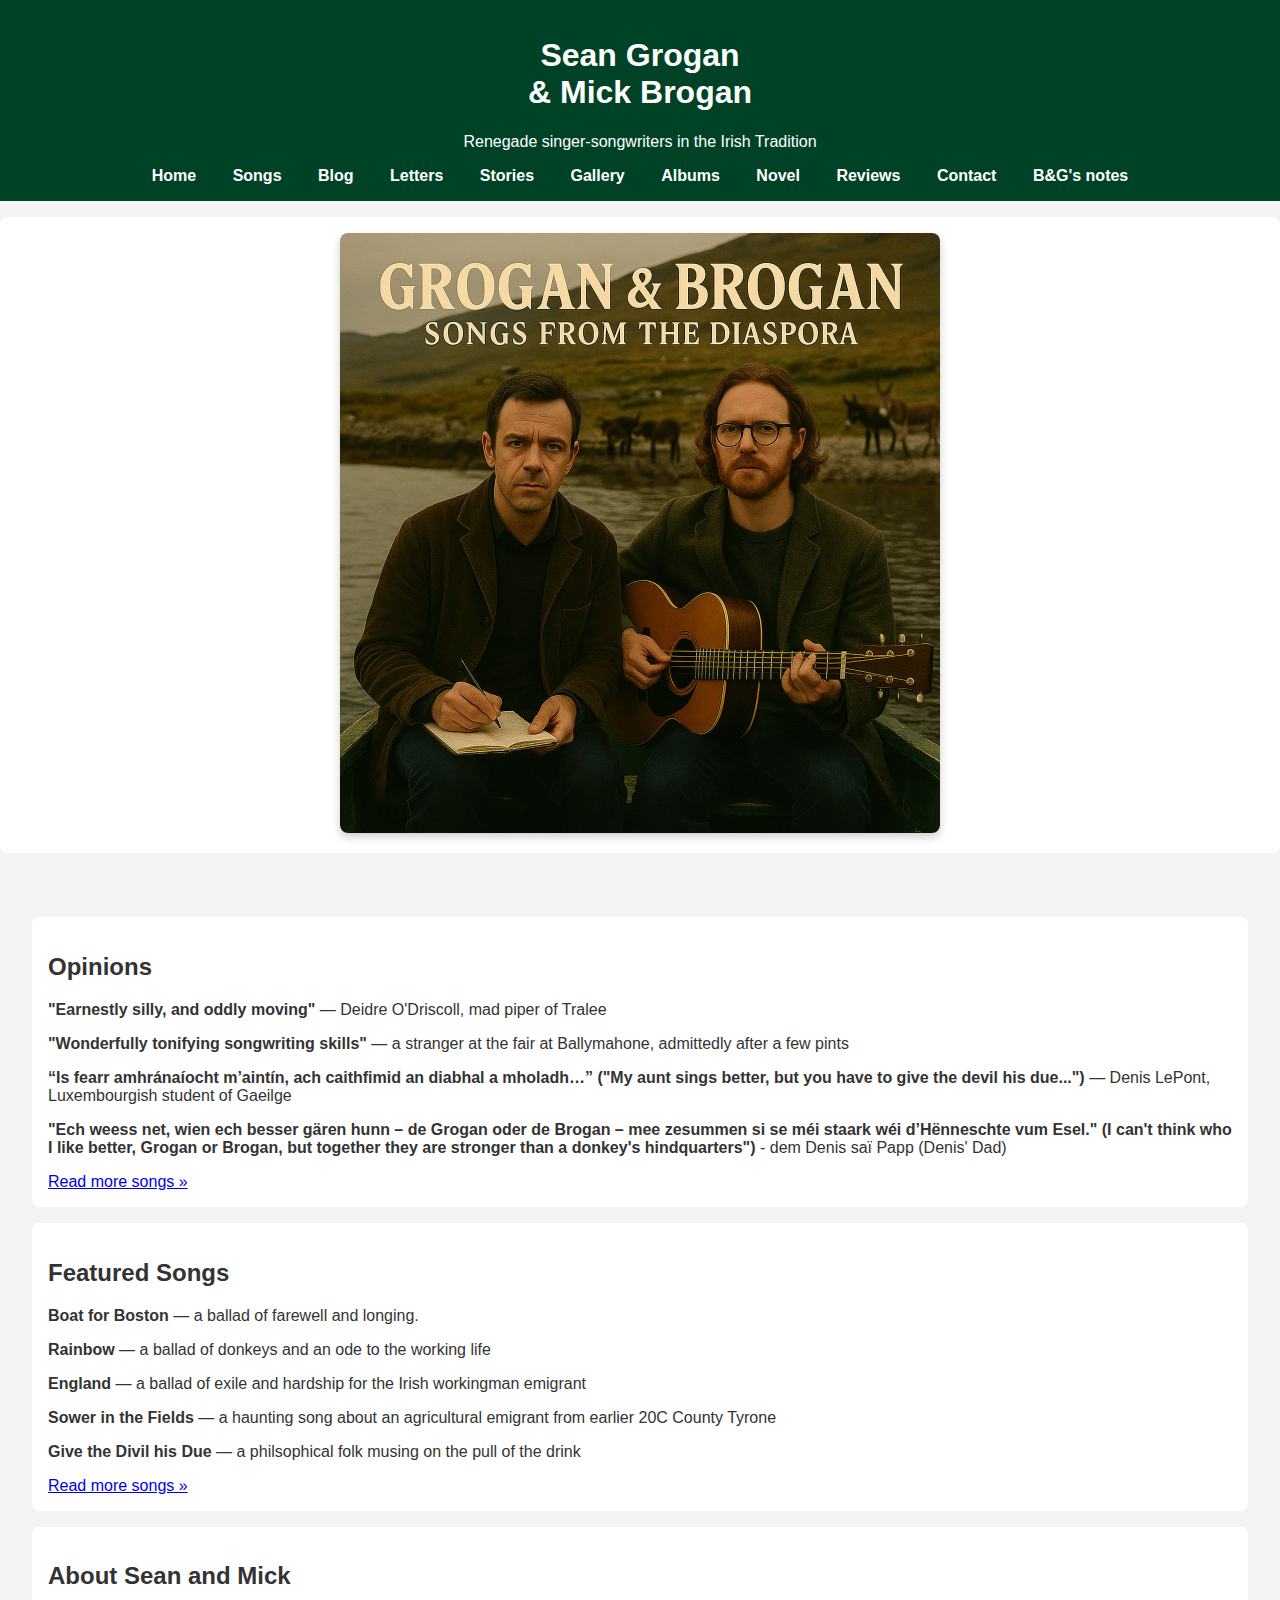
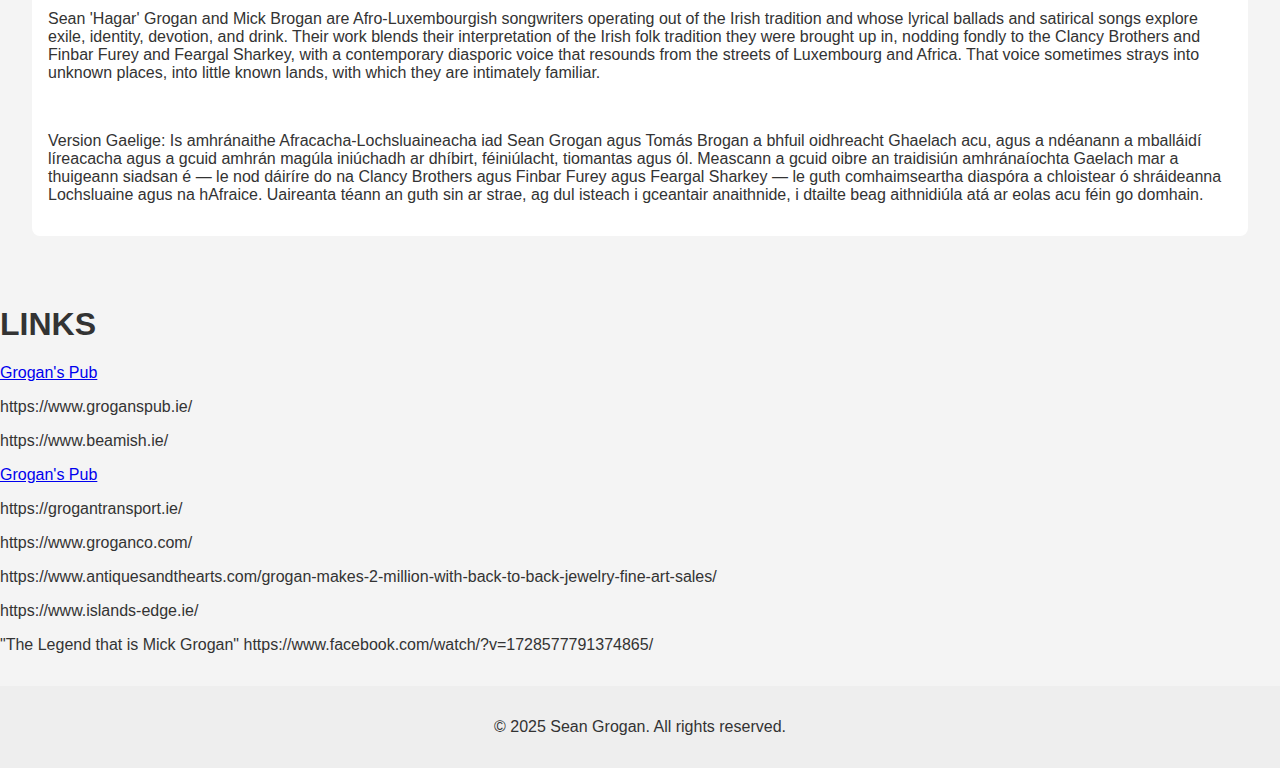
<file: index.html>
<!DOCTYPE html>
<html lang="en">

<head>
  <meta charset="UTF-8" />
  <meta name="viewport" content="width=device-width, initial-scale=1.0" />
  <title>Sean Grogan - Irish Songwriter</title>
  <link rel="stylesheet" href="assets/style.css" />
</head>

<body>
  <header class="site-header">
    <h1>Sean Grogan <br> & Mick Brogan</h1>
    <p>Renegade singer-songwriters in the Irish Tradition</p>
    <nav>
      <a href="index.html">Home</a>
      <a href="songs.html">Songs</a>
      <a href="blog.html">Blog</a>
      <a href="letter.html">Letters</a>
      <a href="stories.html">Stories</a>
      <a href="gallery.html">Gallery</a>
      <a href="albums.html">Albums</a>
      <a href="novel.html">Novel</a>
      <a href="reviews.html">Reviews</a>
      <a href="contact.html">Contact</a>
      <a href="b&gnotes.html">B&G's notes</a>

    </nav>
  </header>

  <section class="hero">
    <!-- <img src="assets/hero.jpg" alt="Sean Grogan - Irish Singer-Songwriter" class="hero-img"> -->
    <img src="assets/Grogan_Brogan_Web_Optimized.jpg" alt="Sean Grogan - Irish Singer-Songwriter" class="hero-img">
  </section>


  <main>

    <section>
      <h2>Opinions</h2>
      <p><strong>"Earnestly silly, and oddly moving"</strong> — Deidre O'Driscoll, mad piper of Tralee</p>
      <p><strong>"Wonderfully tonifying songwriting skills"</strong> — a stranger at the fair at Ballymahone, admittedly after a few pints</p>
      <p><strong>“Is fearr amhránaíocht m’aintín, ach caithfimid an diabhal a mholadh…” ("My aunt sings better, but you have to give the devil his due...")</strong> — Denis LePont, Luxembourgish student of Gaeilge</p>
      <p><strong>"Ech weess net, wien ech besser gären hunn – de Grogan oder de Brogan – mee zesummen si se méi staark wéi d’Hënneschte vum Esel." (I can't think who I like better, Grogan or Brogan, but together they are stronger than a donkey's hindquarters") </strong>- dem Denis saï Papp (Denis' Dad)</p>
     
      <a href="songs.html">Read more songs &raquo;</a>
    </section>

    <section>
      <h2>Featured Songs</h2>
      <p><strong>Boat for Boston</strong> — a ballad of farewell and longing.</p>
      <p><strong>Rainbow</strong> — a ballad of donkeys and an ode to the working life</p>
      <p><strong>England</strong> — a ballad of exile and hardship for the Irish workingman emigrant</p>
      <p><strong>Sower in the Fields</strong> — a haunting song about an agricultural emigrant from earlier 20C County
        Tyrone</p>
      <p><strong>Give the Divil his Due</strong> — a philsophical folk musing on the pull of the drink</p>
      <a href="songs.html">Read more songs &raquo;</a>
    </section>

    <section>
      <h2>About Sean and Mick</h2>
      <p>
        Sean 'Hagar' Grogan and Mick Brogan are Afro-Luxembourgish songwriters operating out of the Irish tradition and whose
        lyrical ballads and satirical songs explore exile, identity, devotion,
        and drink. Their work blends their interpretation of the Irish folk tradition they were brought up in, nodding fondly to the Clancy
        Brothers and Finbar Furey and Feargal Sharkey, with
        a contemporary diasporic voice that resounds from the streets of Luxembourg and Africa. That voice
        sometimes strays into unknown places, into little known lands, with which they are intimately familiar.
      </p>
      <br>
      <p>
        Version Gaelige: Is amhránaithe Afracacha-Lochsluaineacha iad Sean Grogan agus Tomás Brogan a bhfuil oidhreacht
        Ghaelach acu, agus a ndéanann a mballáidí líreacacha agus a gcuid amhrán magúla iniúchadh ar dhíbirt,
        féiniúlacht, tiomantas agus ól. Meascann a gcuid oibre an traidisiún amhránaíochta Gaelach mar a thuigeann
        siadsan é — le nod dáiríre do na Clancy Brothers agus Finbar Furey agus Feargal Sharkey — le guth comhaimseartha
        diaspóra a chloistear ó shráideanna Lochsluaine agus na hAfraice. Uaireanta téann an guth sin ar strae, ag dul
        isteach i gceantair anaithnide, i dtailte beag aithnidiúla atá ar eolas acu féin go domhain.
      </p>
    </section>
  </main>

  <h1> LINKS</h1>
  <p><a href=https://www.groganspub.ie/>Grogan's Pub</a></p>
  <p>https://www.groganspub.ie/</p>
  <p>https://www.beamish.ie/</p>
    <p><a href=https://www.groganspub.ie/>Grogan's Pub</a></p>
  <p>https://grogantransport.ie/</p>
  <p>https://www.groganco.com/</p>
  <p>https://www.antiquesandthearts.com/grogan-makes-2-million-with-back-to-back-jewelry-fine-art-sales/</p>
  <p>https://www.islands-edge.ie/</p>
  <p>"The Legend that is Mick Grogan" https://www.facebook.com/watch/?v=1728577791374865/</p>

  <footer>
    <p>&copy; 2025 Sean Grogan. All rights reserved.</p>
  </footer>
</body>

</html>
</file>
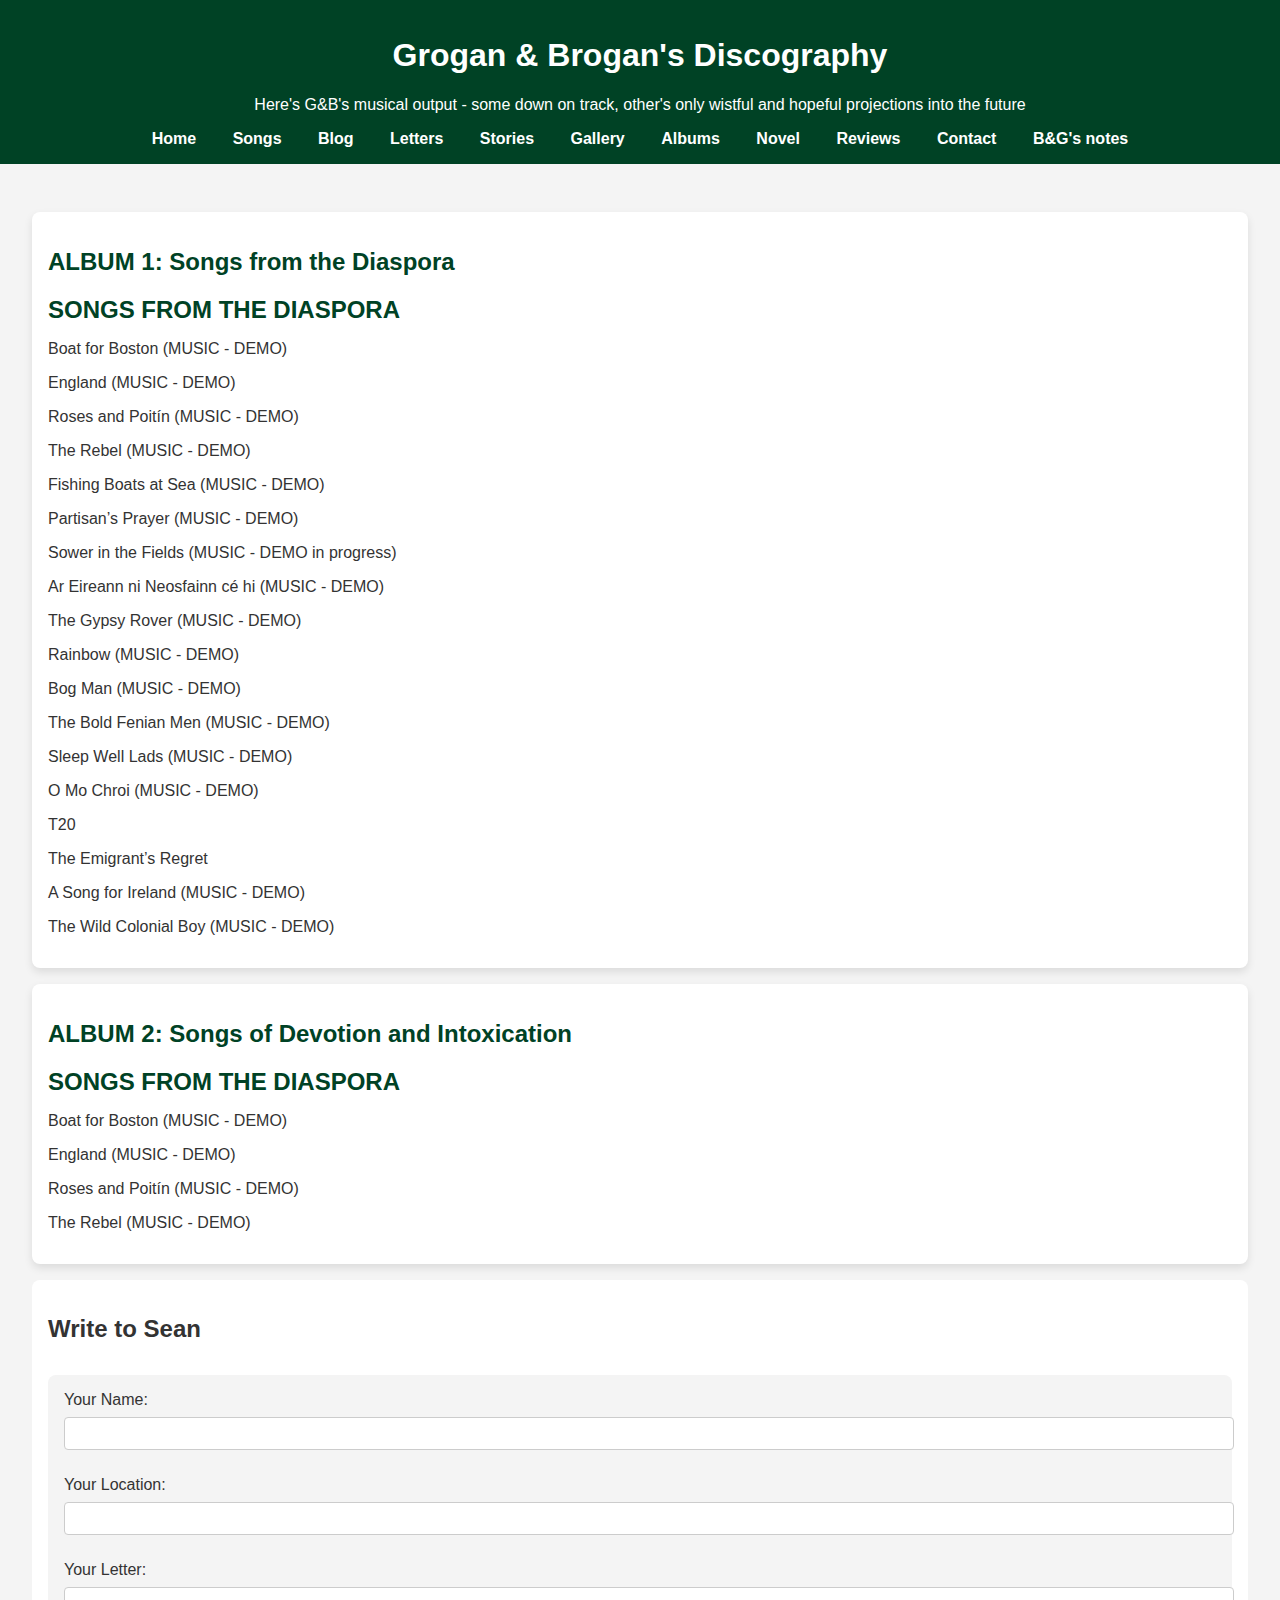
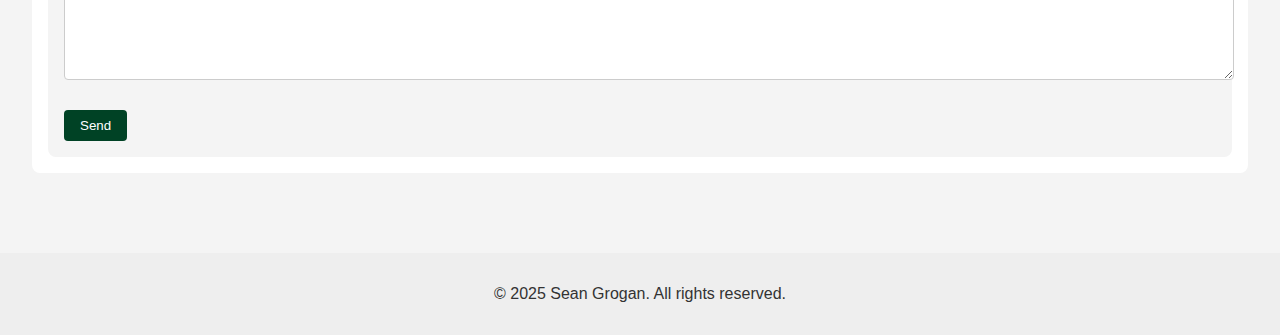
<file: albums.html>
<!DOCTYPE html>
<html lang="en">
<head>
  <meta charset="UTF-8" />
  <meta name="viewport" content="width=device-width, initial-scale=1.0">
  <title>Albums | Sean Grogan</title>
  <link rel="stylesheet" href="assets/style.css" />
</head>
<body>
  <header class="site-header">
    <h1>Grogan & Brogan's Discography</h1>
    <p>Here's G&B's musical output - some down on track, other's only wistful and hopeful projections into the future</p>
    <nav>
    <a href="index.html">Home</a>
      <a href="songs.html">Songs</a>
      <a href="blog.html">Blog</a>
      <a href="letter.html">Letters</a>
      <a href="stories.html">Stories</a>
      <a href="gallery.html">Gallery</a>
      <a href="albums.html">Albums</a>
      <a href="novel.html">Novel</a>
      <a href="reviews.html">Reviews</a>
      <a href="contact.html">Contact</a>
      <a href="b&gnotes.html">B&G's notes</a>
    </nav>
  </header>

  <main>
    <section class="letter">
      <h2>ALBUM 1: Songs from the Diaspora</h2>
      <h2>SONGS FROM THE DIASPORA</h2>

<p>Boat for Boston (MUSIC - DEMO)</p>
<p>England (MUSIC - DEMO)</p>
<p>Roses and Poitín (MUSIC - DEMO)</p>
<p>The Rebel (MUSIC - DEMO)</p>
<p>Fishing Boats at Sea (MUSIC - DEMO)</p>
<p>Partisan’s Prayer (MUSIC - DEMO)</p>
<p>Sower in the Fields (MUSIC - DEMO in progress)</p>
<p>Ar Eireann ni Neosfainn cé hi (MUSIC - DEMO)</p>
<p>The Gypsy Rover (MUSIC - DEMO)</p>
<p>Rainbow (MUSIC - DEMO)</p>
<p>Bog Man (MUSIC - DEMO)</p>
<p>The Bold Fenian Men (MUSIC - DEMO)</p>
<p>Sleep Well Lads (MUSIC - DEMO)</p>
<p>O Mo Chroi (MUSIC - DEMO)</p>
<p>T20</p>
<p>The Emigrant’s Regret</p>
<p>A Song for Ireland (MUSIC - DEMO)</p>
<p>The Wild Colonial Boy (MUSIC - DEMO)</p>


    </section>
<section class="letter">
      <h2>ALBUM 2: Songs of Devotion and Intoxication</h2>
      <h2>SONGS FROM THE DIASPORA</h2>

<p>Boat for Boston (MUSIC - DEMO)</p>
<p>England (MUSIC - DEMO)</p>
<p>Roses and Poitín (MUSIC - DEMO)</p>
<p>The Rebel (MUSIC - DEMO)</p>

    </section>
   

      

      

      


    <section>
      <h2>Write to Sean</h2>
      <form action="#" method="POST" class="letter-form">
        <label>Your Name:<br><input type="text" name="name" required></label><br><br>
        <label>Your Location:<br><input type="text" name="location" required></label><br><br>
        <label>Your Letter:<br><textarea name="letter" rows="5" required></textarea></label><br><br>
        <button type="submit">Send</button>
      </form>
    </section>
  </main>

  <footer>
    <p>&copy; 2025 Sean Grogan. All rights reserved.</p>
  </footer>
</body>
</html>
</file>
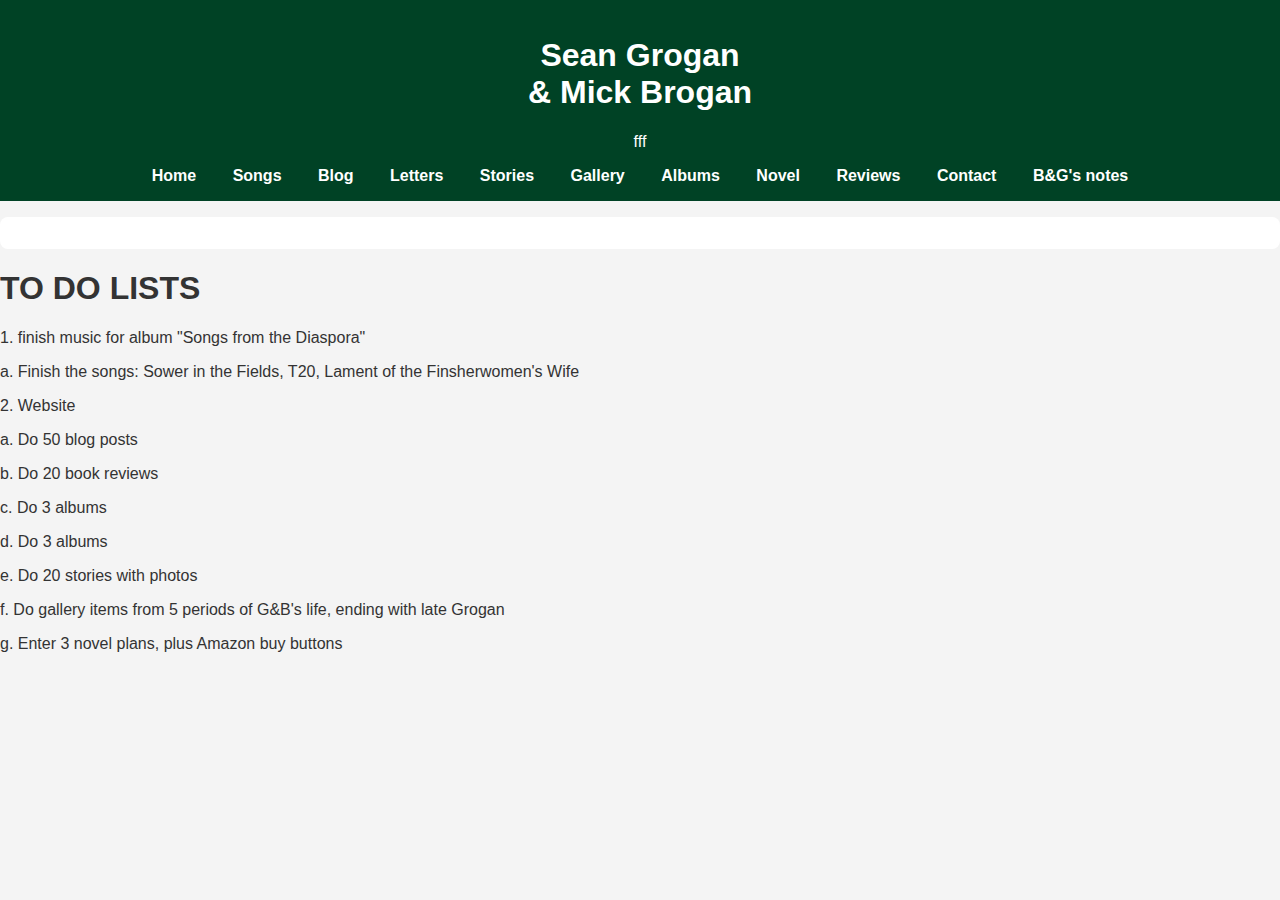
<file: b&gnotes.html>
<!DOCTYPE html>
<html lang="en">

<head>
  <meta charset="UTF-8" />
  <meta name="viewport" content="width=device-width, initial-scale=1.0" />
  <title>Sean Grogan - Irish Songwriter</title>
  <link rel="stylesheet" href="assets/style.css" />
</head>

<body>
  <header class="site-header">
    <h1>Sean Grogan <br> & Mick Brogan</h1>
    <p>fff</p>
    <nav>
      <a href="index.html">Home</a>
      <a href="songs.html">Songs</a>
      <a href="blog.html">Blog</a>
      <a href="letter.html">Letters</a>
      <a href="stories.html">Stories</a>
      <a href="gallery.html">Gallery</a>
      <a href="albums.html">Albums</a>
      <a href="novel.html">Novel</a>
      <a href="reviews.html">Reviews</a>
      <a href="contact.html">Contact</a>
      <a href="b&gnotes.html">B&G's notes</a>

    </nav>
  </header>

  <section class="hero">
  
  </section>

  <h1>TO DO LISTS</h1>
  <p>1. finish music for album "Songs from the Diaspora"</p>
  <p>a. Finish the songs: Sower in the Fields, T20, Lament of the Finsherwomen's Wife</p>
  <p>2. Website</p>
  <p>a. Do 50 blog posts</p>
  <p>b. Do 20 book reviews</p>
  <p>c. Do 3 albums</p>
  <p>d. Do 3 albums</p>
  <p>e. Do 20 stories with photos</p>
  <p>f. Do gallery items from 5 periods of G&B's life, ending with late Grogan</p>
  <p>g. Enter 3 novel plans, plus Amazon buy buttons</p>
  </body>
  </html>
</file>
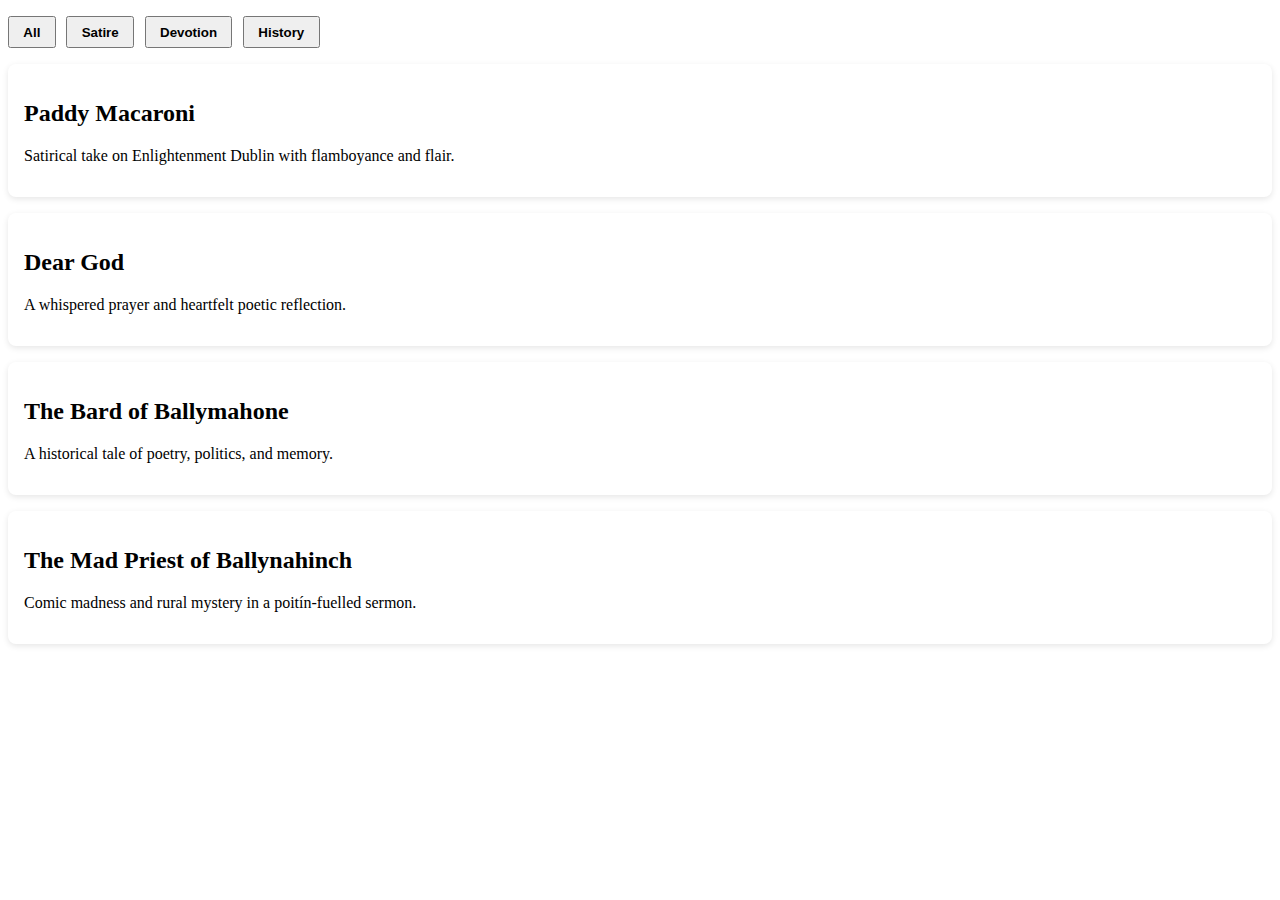
<file: blogtest.html>
<!DOCTYPE html>
<html lang="en">
<head>
  <meta charset="UTF-8">
  <title>Blog Filter Demo</title>
  <style>
    .blog-filter {
      margin: 1em 0;
    }
    .blog-filter button {
      margin-right: 0.5em;
      padding: 0.5em 1em;
      font-weight: bold;
      cursor: pointer;
    }
    .blog-post {
      padding: 1em;
      margin-bottom: 1em;
      background-color: #fff;
      border-radius: 8px;
      box-shadow: 0 2px 6px rgba(0,0,0,0.1);
    }
  </style>
</head>
<body>

  <!-- Filter Menu -->
  <div class="blog-filter">
    <button onclick="filterBlogs('all')">All</button>
    <button onclick="filterBlogs('satire')">Satire</button>
    <button onclick="filterBlogs('devotion')">Devotion</button>
    <button onclick="filterBlogs('history')">History</button>
  </div>

  <!-- Blog Posts -->
  <div class="blog-posts">
    <article class="blog-post" data-category="satire">
      <h2>Paddy Macaroni</h2>
      <p>Satirical take on Enlightenment Dublin with flamboyance and flair.</p>
    </article>
    <article class="blog-post" data-category="devotion">
      <h2>Dear God</h2>
      <p>A whispered prayer and heartfelt poetic reflection.</p>
    </article>
    <article class="blog-post" data-category="history">
      <h2>The Bard of Ballymahone</h2>
      <p>A historical tale of poetry, politics, and memory.</p>
    </article>
    <article class="blog-post" data-category="satire">
      <h2>The Mad Priest of Ballynahinch</h2>
      <p>Comic madness and rural mystery in a poitín-fuelled sermon.</p>
    </article>
  </div>

  <!-- Script -->
  <script>
    function filterBlogs(category) {
      const posts = document.querySelectorAll('.blog-post');
      posts.forEach(post => {
        const postCategory = post.getAttribute('data-category');
        if (category === 'all' || postCategory === category) {
          post.style.display = 'block';
        } else {
          post.style.display = 'none';
        }
      });
    }
  </script>

</body>
</html>
</file>
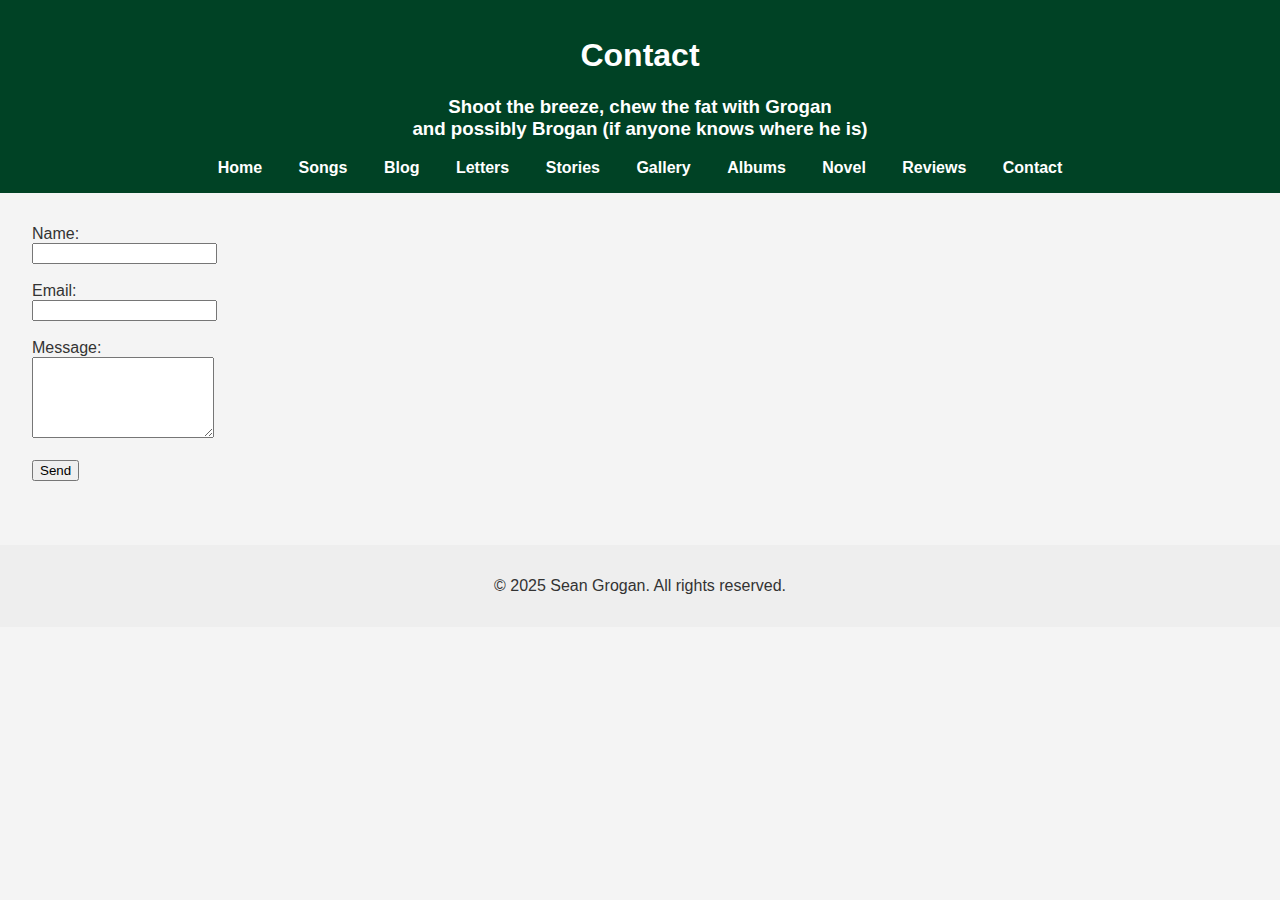
<file: contact.html>
<!DOCTYPE html>
<html lang="en">
<head>
  <meta charset="UTF-8" />
  <meta name="viewport" content="width=device-width, initial-scale=1.0">
  <title>Contact | Sean Grogan</title>
  <link rel="stylesheet" href="assets/style.css" />
</head>
<body>
  <header class="site-header">
    <h1>Contact</h1>
    <h3>Shoot the breeze, chew the fat with Grogan <br> and possibly Brogan (if anyone knows where he is)</h3>
    <nav>
       <a href="index.html">Home</a>
      <a href="songs.html">Songs</a>
      <a href="blog.html">Blog</a>
      <a href="letter.html">Letters</a>
      <a href="stories.html">Stories</a>
      <a href="gallery.html">Gallery</a>
      <a href="albums.html">Albums</a>
      <a href="novel.html">Novel</a>
      <a href="reviews.html">Reviews</a>
      <a href="contact.html">Contact</a>
    </nav>
  </header>
  <main>
    <form action="#" method="POST">
      <label>Name:<br><input type="text" name="name" required></label><br><br>
      <label>Email:<br><input type="email" name="email" required></label><br><br>
      <label>Message:<br><textarea name="message" rows="5" required></textarea></label><br><br>
      <button type="submit">Send</button>
    </form>
  </main>
  <footer>
    <p>&copy; 2025 Sean Grogan. All rights reserved.</p>
  </footer>
</body>
</html>
</file>
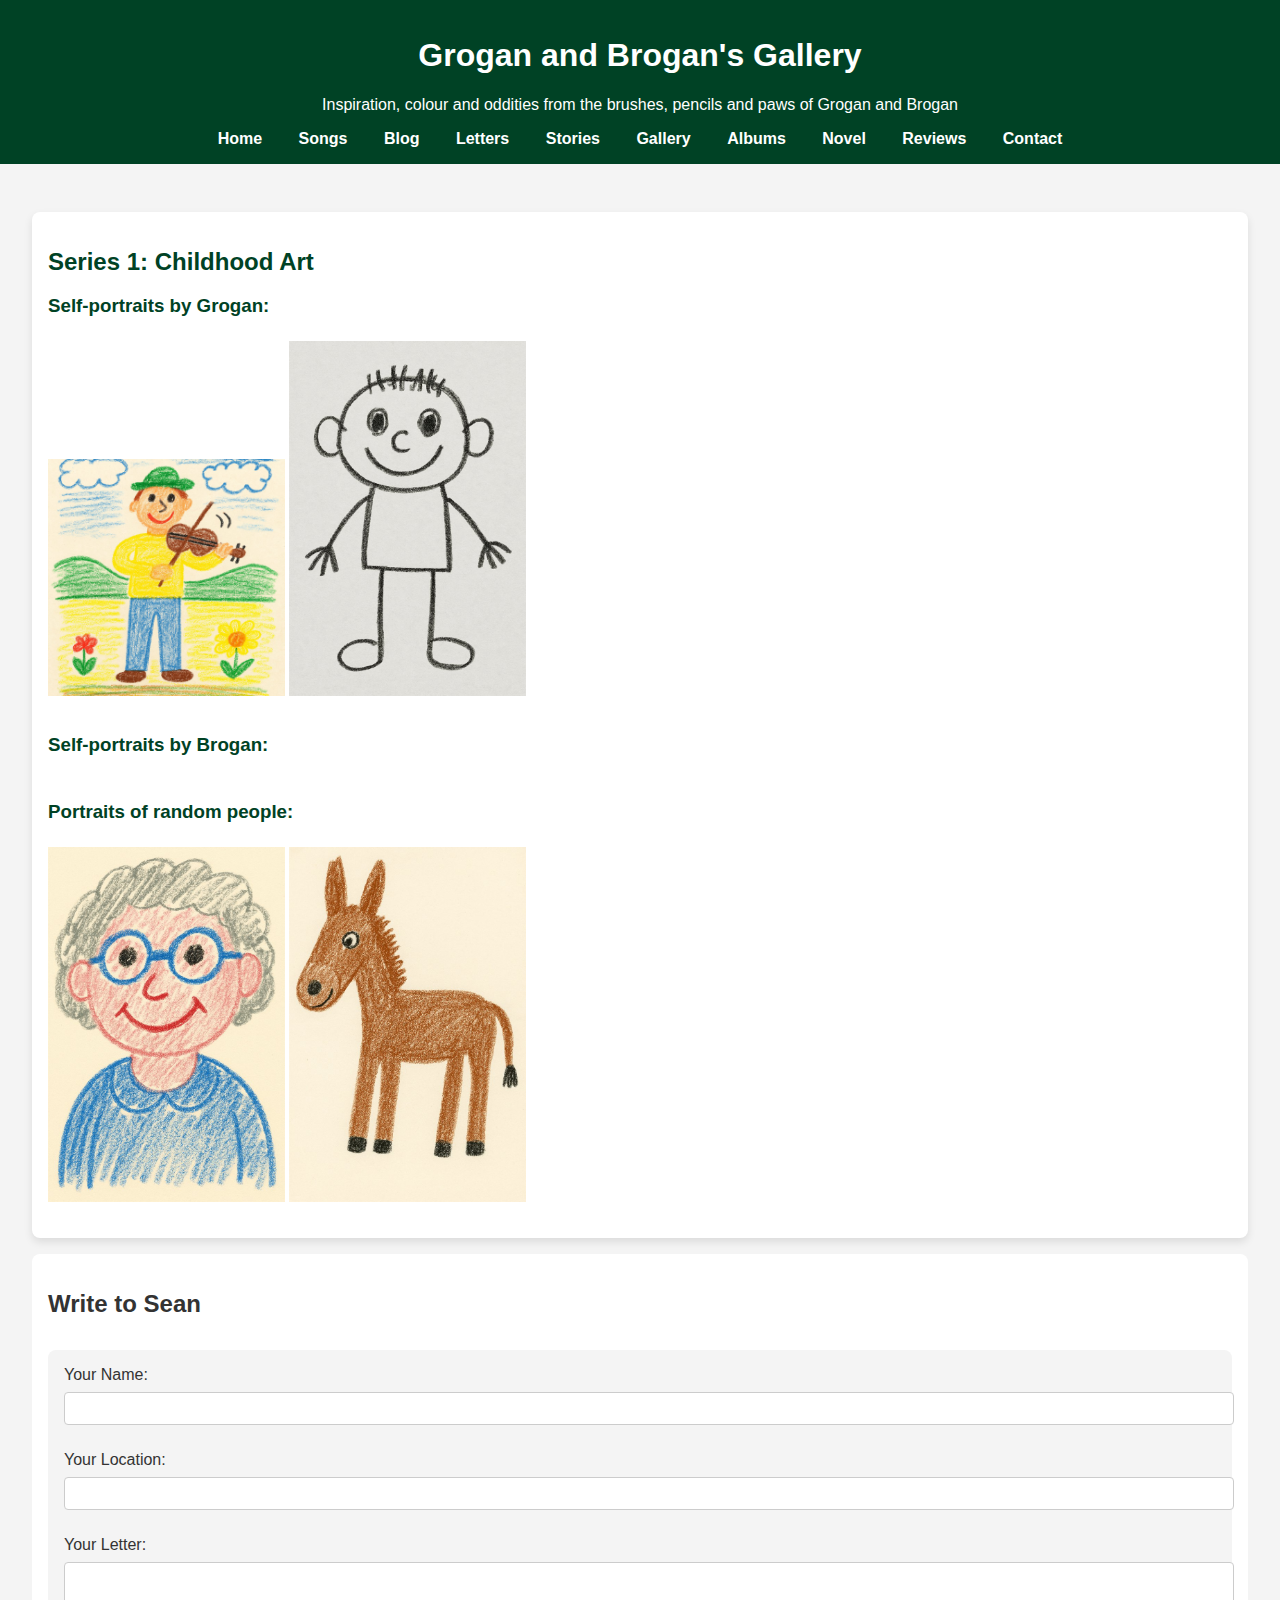
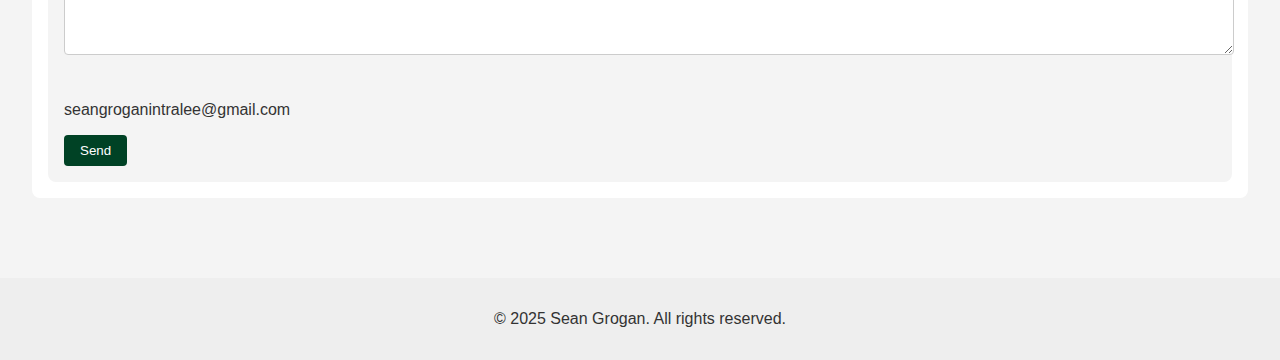
<file: gallery.html>
<!DOCTYPE html>
<html lang="en">
<head>
  <meta charset="UTF-8" />
  <meta name="viewport" content="width=device-width, initial-scale=1.0">
  <title>Gallery | Sean Grogan</title>
  <link rel="stylesheet" href="assets/style.css" />
</head>
<body>
  <header class="site-header">
    <h1>Grogan and Brogan's Gallery</h1>
    <p>Inspiration, colour and oddities from the brushes, pencils and paws of Grogan and Brogan</p>
    <nav>
     <a href="index.html">Home</a>
      <a href="songs.html">Songs</a>
      <a href="blog.html">Blog</a>
      <a href="letter.html">Letters</a>
      <a href="stories.html">Stories</a>
      <a href="gallery.html">Gallery</a>
      <a href="albums.html">Albums</a>
      <a href="novel.html">Novel</a>
      <a href="reviews.html">Reviews</a>
      <a href="contact.html">Contact</a>
    </nav>
  </header>

  <main>
    <section class="letter">
      <h2>Series 1: Childhood Art</h2>
      <h3>Self-portraits by Grogan:</h3>

      <img src="assets/child_art_fiddler_web_optimised.jpg" alt="Grogan self-portrait" class="blog-image"
        style="max-width: 20%; height: auto; margin: 1em 0;" />

        

        <img src="assets/child_art_self_portrait_web_optimised.jpg" alt="Grogan in Namibia" class="blog-image"
        style="max-width: 20%; height: auto; margin: 1em 0;" />

        <h3>Self-portraits by Brogan:</h3>

        <br>
          <h3>Portraits of random people:</h3>

      <img src="assets/grogan_mild_mad_woman_web_optimised.jpg" alt="Grogan self-portrait" class="blog-image"
        style="max-width: 20%; height: auto; margin: 1em 0;" />

        

        <img src="assets/grogan_donkey_web_optimised.jpg" alt="Grogan in Namibia" class="blog-image"
        style="max-width: 20%; height: auto; margin: 1em 0;" />
     
    
    </section>

   

      


    <section>
      <h2>Write to Sean</h2>
      <form action="#" method="POST" class="letter-form">
        <label>Your Name:<br><input type="text" name="name" required></label><br><br>
        <label>Your Location:<br><input type="text" name="location" required></label><br><br>
        <label>Your Letter:<br><textarea name="letter" rows="5" required></textarea></label><br><br>
        <p>seangroganintralee@gmail.com</p>
        <button type="submit">Send</button>
      </form>
    </section>
  </main>

  <footer>
    <p>&copy; 2025 Sean Grogan. All rights reserved.</p>
  </footer>
</body>
</html>
</file>
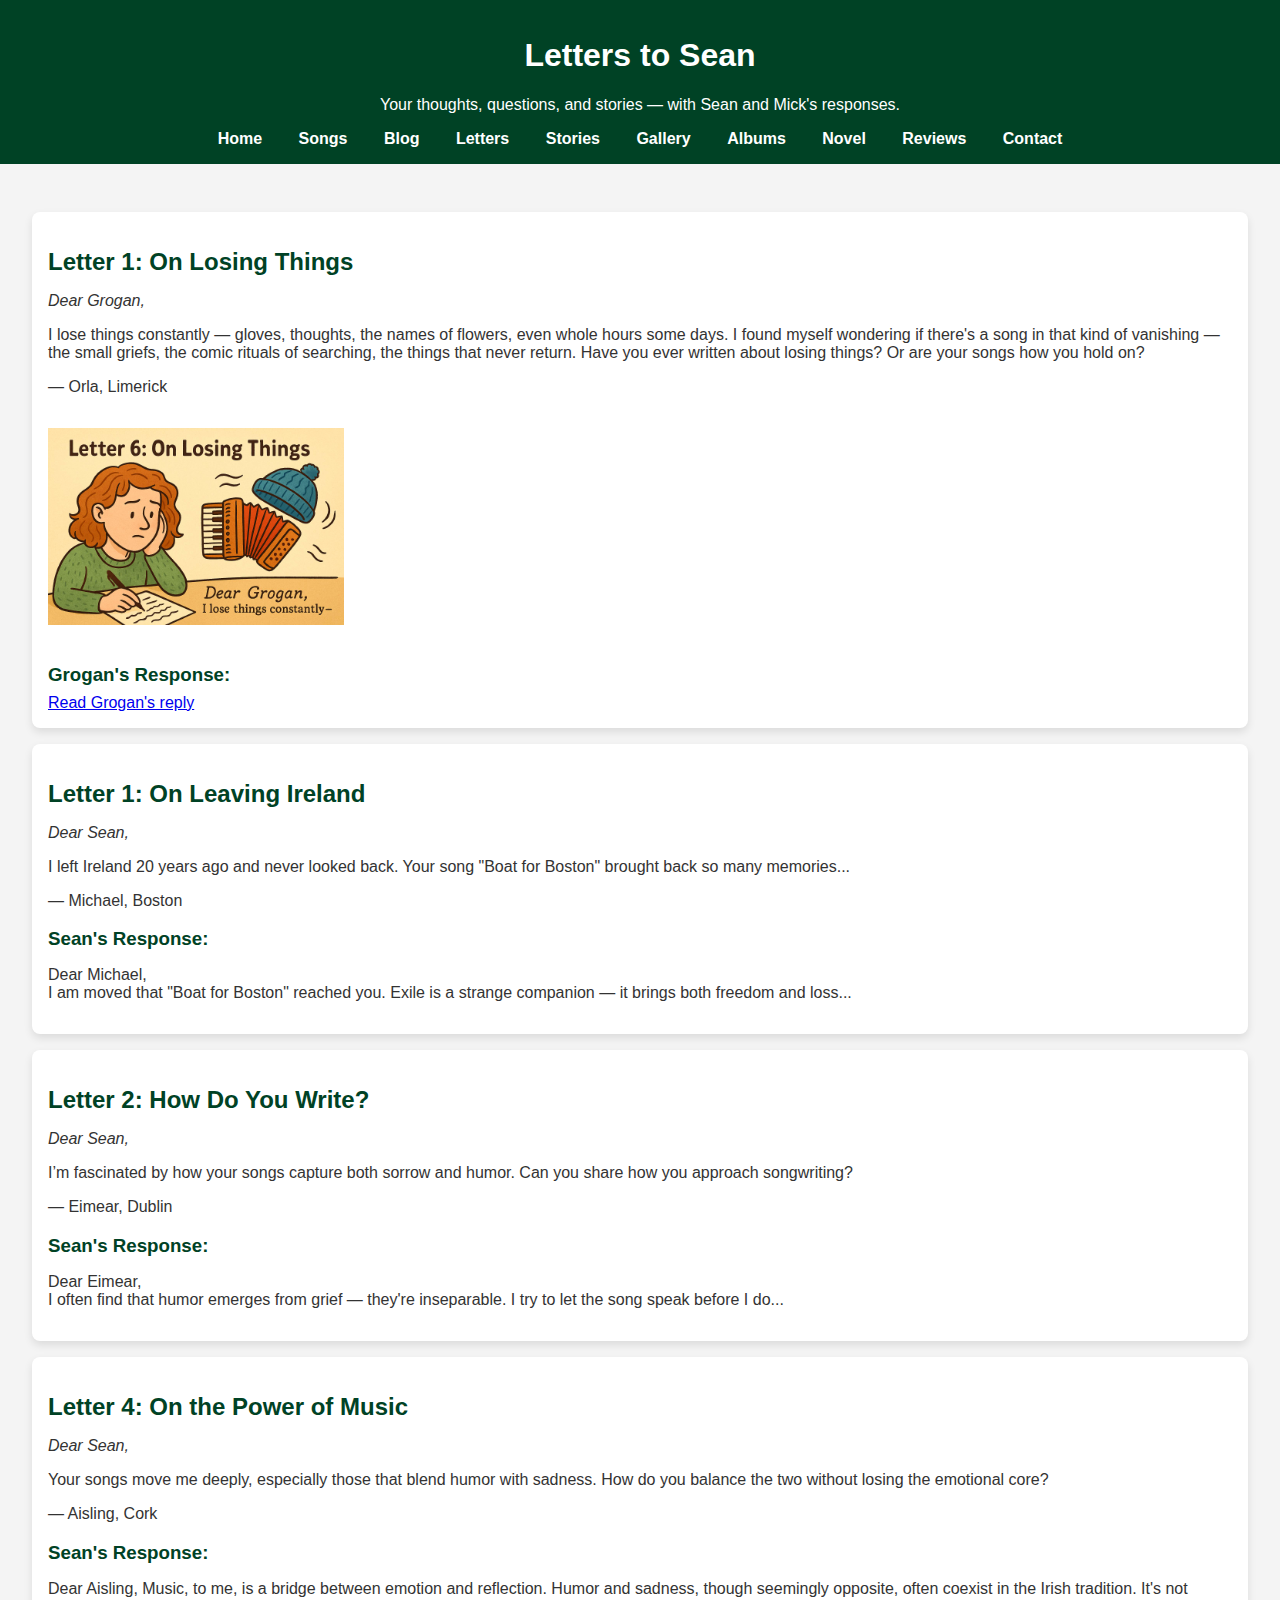
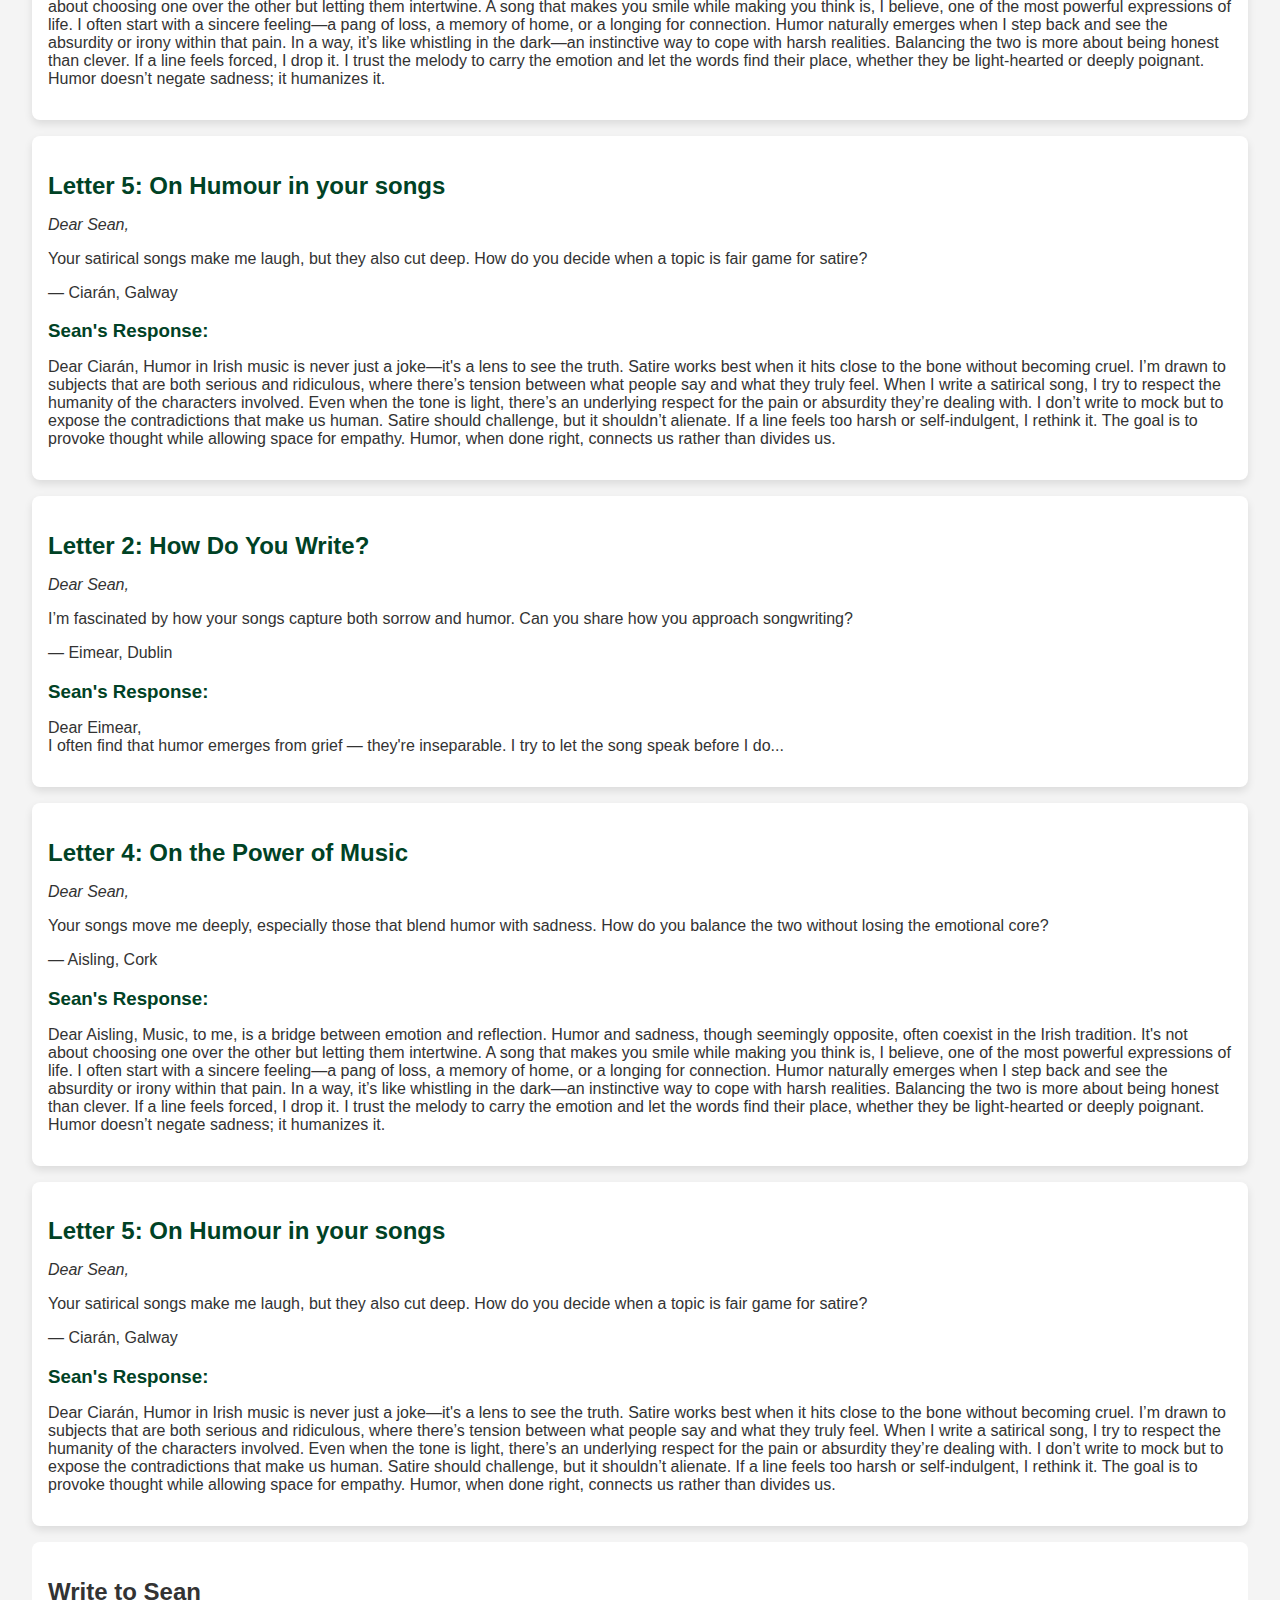
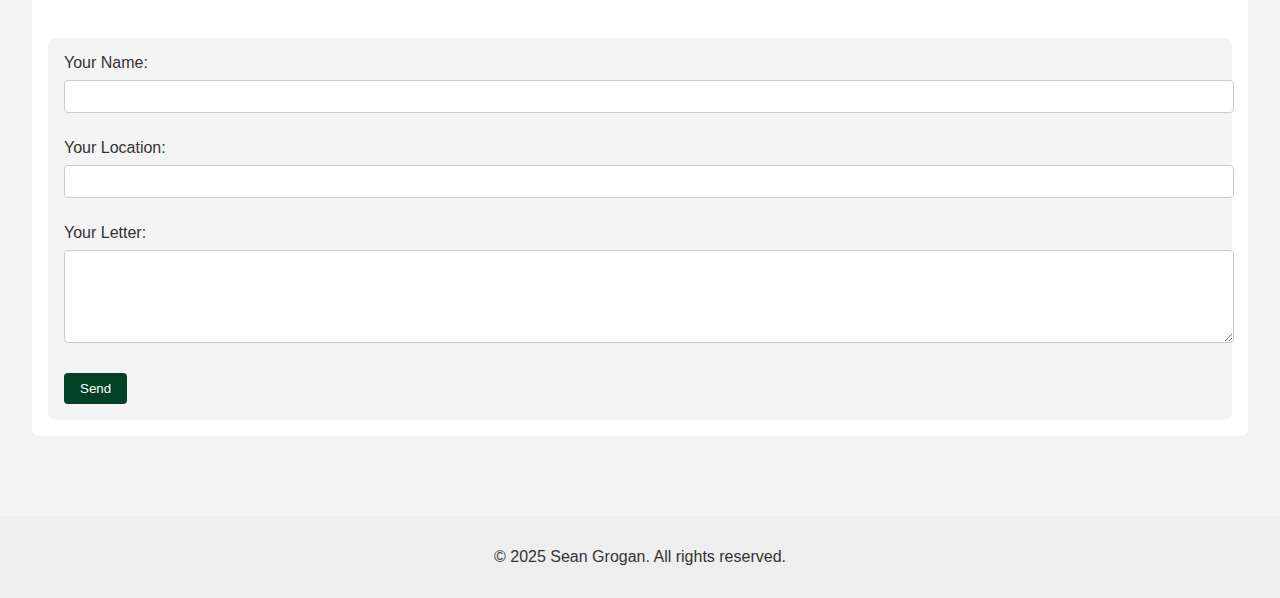
<file: letter.html>
<!DOCTYPE html>
<html lang="en">
<head>
  <meta charset="UTF-8" />
  <meta name="viewport" content="width=device-width, initial-scale=1.0">
  <title>Letters | Sean Grogan</title>
  <link rel="stylesheet" href="assets/style.css" />
</head>
<body>
  <header class="site-header">
    <h1>Letters to Sean</h1>
    <p>Your thoughts, questions, and stories — with Sean and Mick's responses.</p>
    <nav>
   <a href="index.html">Home</a>
      <a href="songs.html">Songs</a>
      <a href="blog.html">Blog</a>
      <a href="letter.html">Letters</a>
      <a href="stories.html">Stories</a>
      <a href="gallery.html">Gallery</a>
      <a href="albums.html">Albums</a>
      <a href="novel.html">Novel</a>
      <a href="reviews.html">Reviews</a>
      <a href="contact.html">Contact</a>
    </nav>
  </header>

  <main>
    
    <section class="letter">
  <h2>Letter 1: On Losing Things</h2>
  <p><em>Dear Grogan,</em></p>
  <p>I lose things constantly — gloves, thoughts, the names of flowers, even whole hours some days. I found myself wondering if there's a song in that kind of vanishing — the small griefs, the comic rituals of searching, the things that never return. Have you ever written about losing things? Or are your songs how you hold on?</p>
  <p>— Orla, Limerick</p>

  <img src="assets/letter6_losing_things_web_optimised.jpg" 
     alt="Cartoon image of Orla writing to Grogan with a floating hat and accordion" 
     class="letter-image" 
     style="max-width: 25%; height: auto; margin: 1em 0;" />

  <h3>Grogan's Response:</h3>
  <span id="response1" style="display:none;">
    <p>Dear Orla,</p>
    <p>I believe the things we lose are often more faithful to us than the things we keep. A glove gone missing remembers the hand better than the drawer does. A tune half-forgotten may still circle above the roof like a patient ghost.</p>
    <p>I've lost plenty — keys, friends, verses, time. But I’ve found more: rhythms in footfall, melodies in birdsong, the shape of a line left by a disappearing shadow. Many of my songs come from that half-place between mislaid and remembered — not so much holding on, as listening for the echo of what let go first.</p>
    <p>So yes, Orla. There’s a whole album in the losing. Maybe I've already started writing it without knowing.</p>
    <p>Yours in forgetfulness and finding,</p>
    <p><strong>Grogan</strong></p>
  </span>
  <a href="javascript:void(0);" id="response1-link" onclick="toggleContent('response1')">Read Grogan's reply</a>
</section>

    
    
    
    
    <section class="letter">
      <h2>Letter 1: On Leaving Ireland</h2>
      <p><em>Dear Sean,</em></p>
      <p>I left Ireland 20 years ago and never looked back. Your song "Boat for Boston" brought back so many memories...</p>
      <p>— Michael, Boston</p>
      <h3>Sean's Response:</h3>
      <p>Dear Michael,<br>I am moved that "Boat for Boston" reached you. Exile is a strange companion — it brings both freedom and loss...</p>
    </section>

    <section class="letter">
      <h2>Letter 2: How Do You Write?</h2>
      <p><em>Dear Sean,</em></p>
      <p>I’m fascinated by how your songs capture both sorrow and humor. Can you share how you approach songwriting?</p>
      <p>— Eimear, Dublin</p>
      <h3>Sean's Response:</h3>
      <p>Dear Eimear,<br>I often find that humor emerges from grief — they're inseparable. I try to let the song speak before I do...</p>
    </section>

    <section class="letter">
        <h2>Letter 4:  On the Power of Music</h2>
        <p><em>Dear Sean,</em></p>
        <p>Your songs move me deeply, especially those that blend humor with sadness. How do you balance the two without losing the emotional core?</p>
        <p>— Aisling, Cork</p>
        <h3>Sean's Response:</h3>
        <p>Dear Aisling,
            Music, to me, is a bridge between emotion and reflection. Humor and sadness, though seemingly opposite, often coexist in the Irish tradition. It's not about choosing one over the other but letting them intertwine. A song that makes you smile while making you think is, I believe, one of the most powerful expressions of life.
            
            I often start with a sincere feeling—a pang of loss, a memory of home, or a longing for connection. Humor naturally emerges when I step back and see the absurdity or irony within that pain. In a way, it’s like whistling in the dark—an instinctive way to cope with harsh realities.
            
            Balancing the two is more about being honest than clever. If a line feels forced, I drop it. I trust the melody to carry the emotion and let the words find their place, whether they be light-hearted or deeply poignant. Humor doesn’t negate sadness; it humanizes it.</p>
      </section>

    <section class="letter">
        <h2>Letter 5:  On Humour in your songs</h2>
        <p><em>Dear Sean,</em></p>
        <p>Your satirical songs make me laugh, but they also cut deep. How do you decide when a topic is fair game for satire?</p>
        <p>— Ciarán, Galway</p>
        <h3>Sean's Response:</h3>
        <p>Dear Ciarán,
            Humor in Irish music is never just a joke—it's a lens to see the truth. Satire works best when it hits close to the bone without becoming cruel. I’m drawn to subjects that are both serious and ridiculous, where there’s tension between what people say and what they truly feel.
            
            When I write a satirical song, I try to respect the humanity of the characters involved. Even when the tone is light, there’s an underlying respect for the pain or absurdity they’re dealing with. I don’t write to mock but to expose the contradictions that make us human.
            
            Satire should challenge, but it shouldn’t alienate. If a line feels too harsh or self-indulgent, I rethink it. The goal is to provoke thought while allowing space for empathy. Humor, when done right, connects us rather than divides us.</p>
      </section>
      

       <section class="letter">
      <h2>Letter 2: How Do You Write?</h2>
      <p><em>Dear Sean,</em></p>
      <p>I’m fascinated by how your songs capture both sorrow and humor. Can you share how you approach songwriting?</p>
      <p>— Eimear, Dublin</p>
      <h3>Sean's Response:</h3>
      <p>Dear Eimear,<br>I often find that humor emerges from grief — they're inseparable. I try to let the song speak before I do...</p>
    </section>

    <section class="letter">
        <h2>Letter 4:  On the Power of Music</h2>
        <p><em>Dear Sean,</em></p>
        <p>Your songs move me deeply, especially those that blend humor with sadness. How do you balance the two without losing the emotional core?</p>
        <p>— Aisling, Cork</p>
        <h3>Sean's Response:</h3>
        <p>Dear Aisling,
            Music, to me, is a bridge between emotion and reflection. Humor and sadness, though seemingly opposite, often coexist in the Irish tradition. It's not about choosing one over the other but letting them intertwine. A song that makes you smile while making you think is, I believe, one of the most powerful expressions of life.
            
            I often start with a sincere feeling—a pang of loss, a memory of home, or a longing for connection. Humor naturally emerges when I step back and see the absurdity or irony within that pain. In a way, it’s like whistling in the dark—an instinctive way to cope with harsh realities.
            
            Balancing the two is more about being honest than clever. If a line feels forced, I drop it. I trust the melody to carry the emotion and let the words find their place, whether they be light-hearted or deeply poignant. Humor doesn’t negate sadness; it humanizes it.</p>
      </section>

    <section class="letter">
        <h2>Letter 5:  On Humour in your songs</h2>
        <p><em>Dear Sean,</em></p>
        <p>Your satirical songs make me laugh, but they also cut deep. How do you decide when a topic is fair game for satire?</p>
        <p>— Ciarán, Galway</p>
        <h3>Sean's Response:</h3>
        <p>Dear Ciarán,
            Humor in Irish music is never just a joke—it's a lens to see the truth. Satire works best when it hits close to the bone without becoming cruel. I’m drawn to subjects that are both serious and ridiculous, where there’s tension between what people say and what they truly feel.
            
            When I write a satirical song, I try to respect the humanity of the characters involved. Even when the tone is light, there’s an underlying respect for the pain or absurdity they’re dealing with. I don’t write to mock but to expose the contradictions that make us human.
            
            Satire should challenge, but it shouldn’t alienate. If a line feels too harsh or self-indulgent, I rethink it. The goal is to provoke thought while allowing space for empathy. Humor, when done right, connects us rather than divides us.</p>
      </section>
      

      

      


    <section>
      <h2>Write to Sean</h2>
      <form action="#" method="POST" class="letter-form">
        <label>Your Name:<br><input type="text" name="name" required></label><br><br>
        <label>Your Location:<br><input type="text" name="location" required></label><br><br>
        <label>Your Letter:<br><textarea name="letter" rows="5" required></textarea></label><br><br>
        <button type="submit">Send</button>
      </form>
    </section>
  </main>

  <footer>
    <p>&copy; 2025 Sean Grogan. All rights reserved.</p>
  </footer>

   <script src="assets/scripts/letters.js"></script>

</body>
</html>
</file>
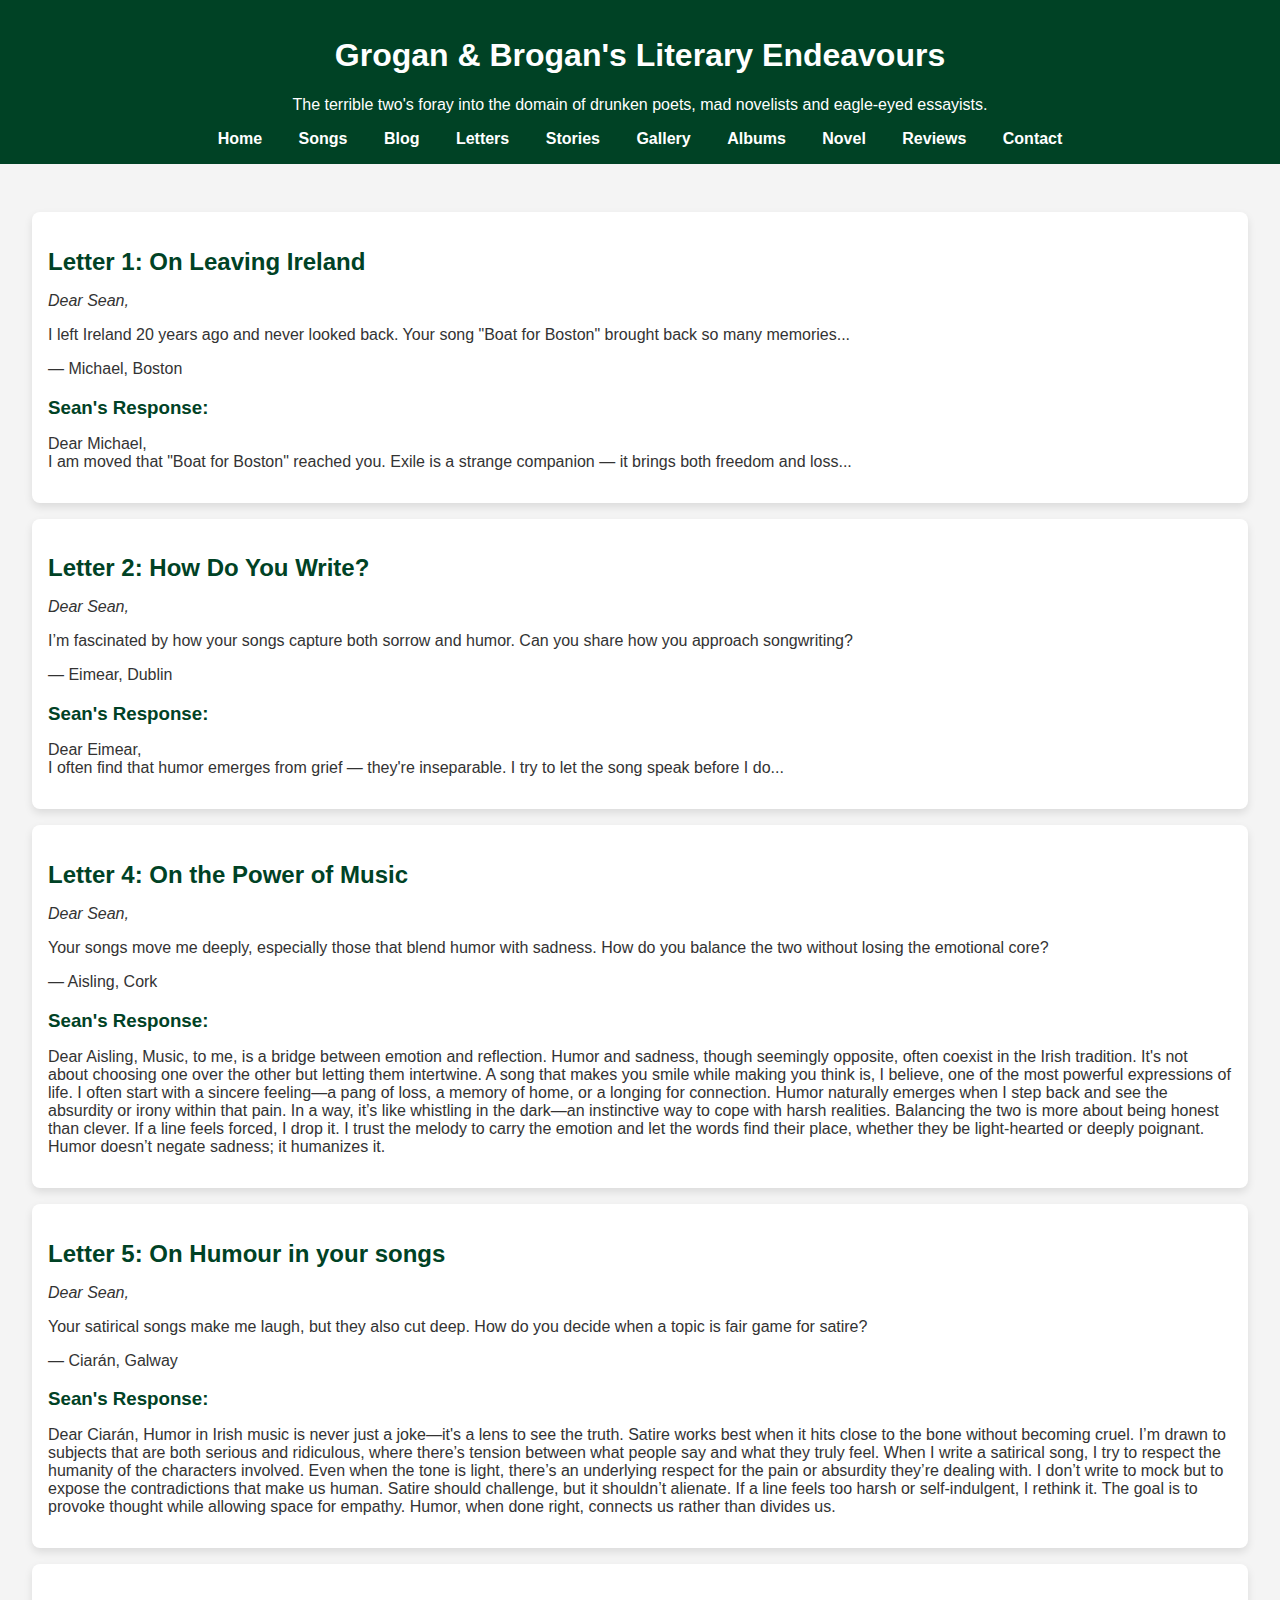
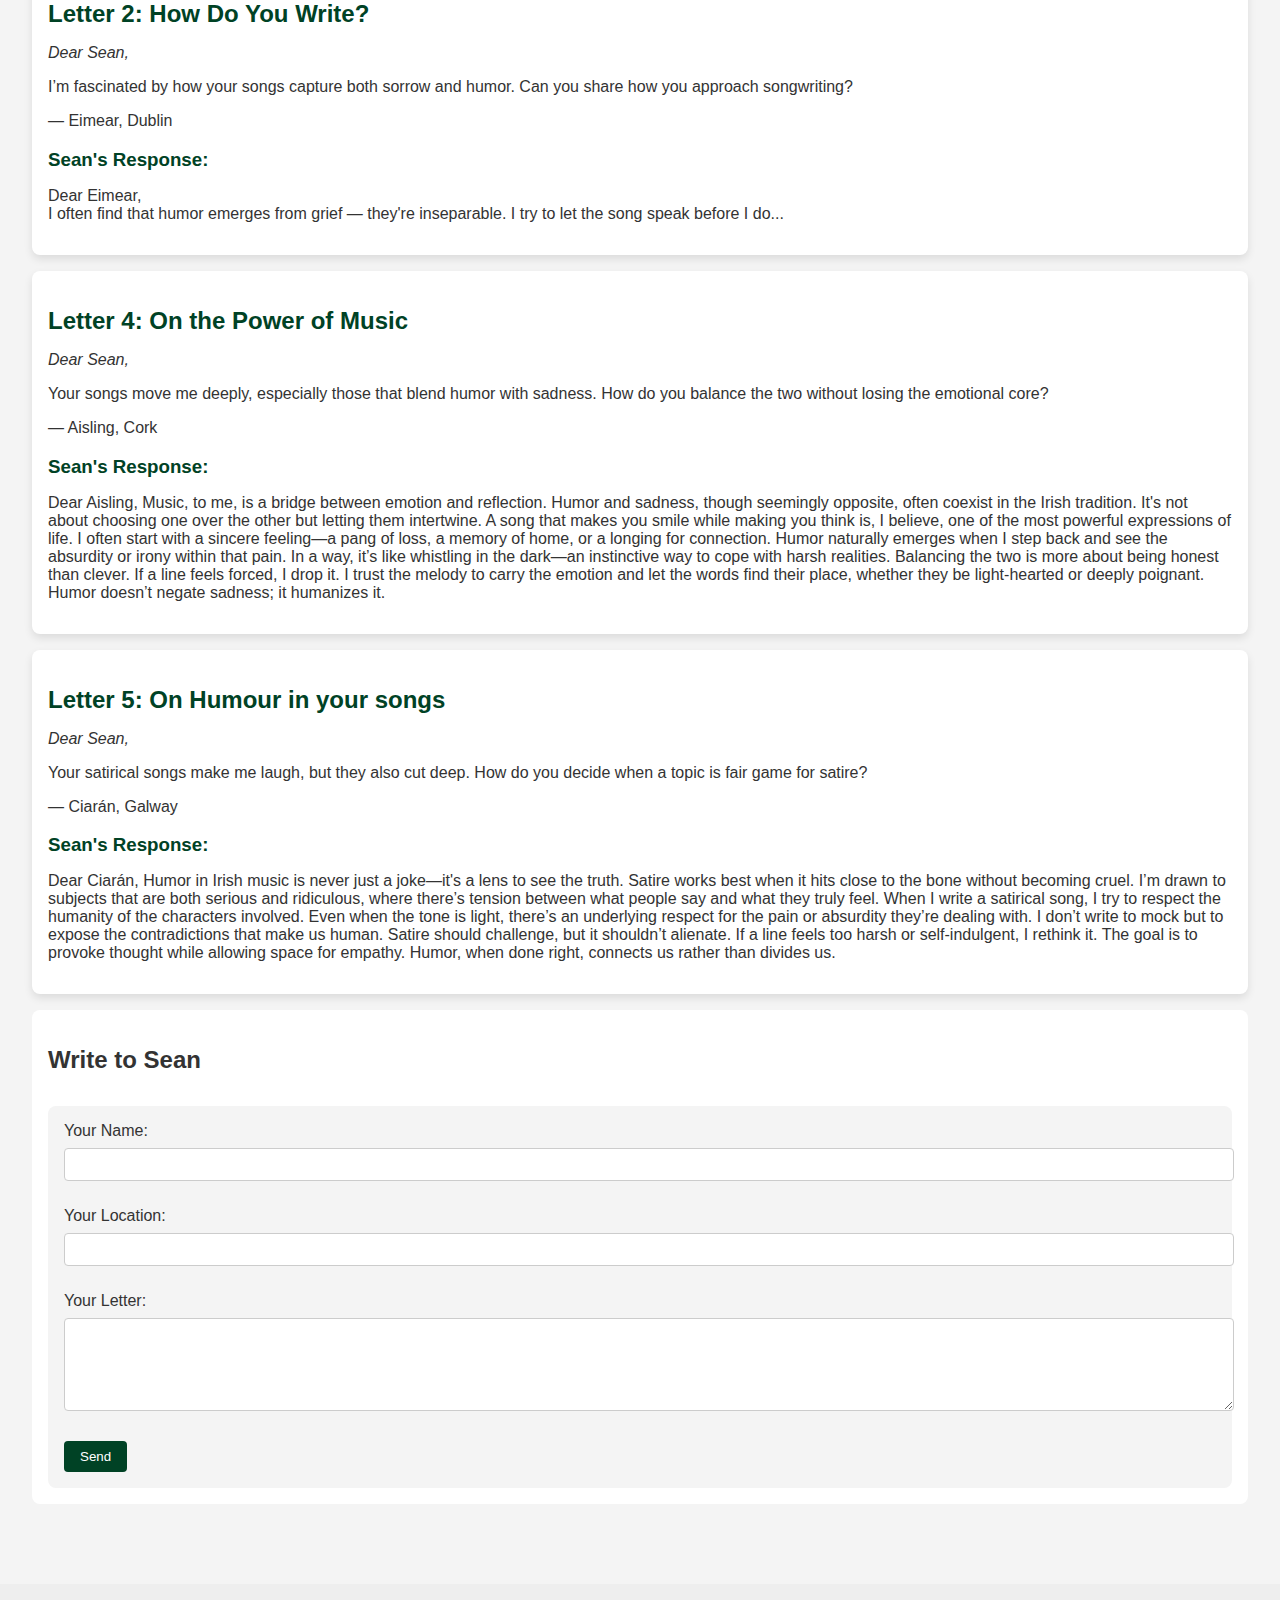
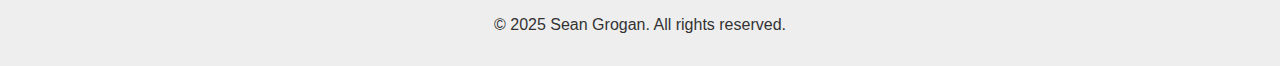
<file: novel.html>
<!DOCTYPE html>
<html lang="en">
<head>
  <meta charset="UTF-8" />
  <meta name="viewport" content="width=device-width, initial-scale=1.0">
  <title>Letters | Sean Grogan</title>
  <link rel="stylesheet" href="assets/style.css" />
</head>
<body>
  <header class="site-header">
    <h1>Grogan & Brogan's Literary Endeavours</h1>
    <p>The terrible two's foray into the domain of drunken poets, mad novelists and eagle-eyed essayists.</p>
    <nav>
  <a href="index.html">Home</a>
      <a href="songs.html">Songs</a>
      <a href="blog.html">Blog</a>
      <a href="letter.html">Letters</a>
      <a href="stories.html">Stories</a>
      <a href="gallery.html">Gallery</a>
      <a href="albums.html">Albums</a>
      <a href="novel.html">Novel</a>
      <a href="reviews.html">Reviews</a>
      <a href="contact.html">Contact</a>
    </nav>
  </header>

  <main>
    <section class="letter">
      <h2>Letter 1: On Leaving Ireland</h2>
      <p><em>Dear Sean,</em></p>
      <p>I left Ireland 20 years ago and never looked back. Your song "Boat for Boston" brought back so many memories...</p>
      <p>— Michael, Boston</p>
      <h3>Sean's Response:</h3>
      <p>Dear Michael,<br>I am moved that "Boat for Boston" reached you. Exile is a strange companion — it brings both freedom and loss...</p>
    </section>

    <section class="letter">
      <h2>Letter 2: How Do You Write?</h2>
      <p><em>Dear Sean,</em></p>
      <p>I’m fascinated by how your songs capture both sorrow and humor. Can you share how you approach songwriting?</p>
      <p>— Eimear, Dublin</p>
      <h3>Sean's Response:</h3>
      <p>Dear Eimear,<br>I often find that humor emerges from grief — they're inseparable. I try to let the song speak before I do...</p>
    </section>

    <section class="letter">
        <h2>Letter 4:  On the Power of Music</h2>
        <p><em>Dear Sean,</em></p>
        <p>Your songs move me deeply, especially those that blend humor with sadness. How do you balance the two without losing the emotional core?</p>
        <p>— Aisling, Cork</p>
        <h3>Sean's Response:</h3>
        <p>Dear Aisling,
            Music, to me, is a bridge between emotion and reflection. Humor and sadness, though seemingly opposite, often coexist in the Irish tradition. It's not about choosing one over the other but letting them intertwine. A song that makes you smile while making you think is, I believe, one of the most powerful expressions of life.
            
            I often start with a sincere feeling—a pang of loss, a memory of home, or a longing for connection. Humor naturally emerges when I step back and see the absurdity or irony within that pain. In a way, it’s like whistling in the dark—an instinctive way to cope with harsh realities.
            
            Balancing the two is more about being honest than clever. If a line feels forced, I drop it. I trust the melody to carry the emotion and let the words find their place, whether they be light-hearted or deeply poignant. Humor doesn’t negate sadness; it humanizes it.</p>
      </section>

    <section class="letter">
        <h2>Letter 5:  On Humour in your songs</h2>
        <p><em>Dear Sean,</em></p>
        <p>Your satirical songs make me laugh, but they also cut deep. How do you decide when a topic is fair game for satire?</p>
        <p>— Ciarán, Galway</p>
        <h3>Sean's Response:</h3>
        <p>Dear Ciarán,
            Humor in Irish music is never just a joke—it's a lens to see the truth. Satire works best when it hits close to the bone without becoming cruel. I’m drawn to subjects that are both serious and ridiculous, where there’s tension between what people say and what they truly feel.
            
            When I write a satirical song, I try to respect the humanity of the characters involved. Even when the tone is light, there’s an underlying respect for the pain or absurdity they’re dealing with. I don’t write to mock but to expose the contradictions that make us human.
            
            Satire should challenge, but it shouldn’t alienate. If a line feels too harsh or self-indulgent, I rethink it. The goal is to provoke thought while allowing space for empathy. Humor, when done right, connects us rather than divides us.</p>
      </section>
      

       <section class="letter">
      <h2>Letter 2: How Do You Write?</h2>
      <p><em>Dear Sean,</em></p>
      <p>I’m fascinated by how your songs capture both sorrow and humor. Can you share how you approach songwriting?</p>
      <p>— Eimear, Dublin</p>
      <h3>Sean's Response:</h3>
      <p>Dear Eimear,<br>I often find that humor emerges from grief — they're inseparable. I try to let the song speak before I do...</p>
    </section>

    <section class="letter">
        <h2>Letter 4:  On the Power of Music</h2>
        <p><em>Dear Sean,</em></p>
        <p>Your songs move me deeply, especially those that blend humor with sadness. How do you balance the two without losing the emotional core?</p>
        <p>— Aisling, Cork</p>
        <h3>Sean's Response:</h3>
        <p>Dear Aisling,
            Music, to me, is a bridge between emotion and reflection. Humor and sadness, though seemingly opposite, often coexist in the Irish tradition. It's not about choosing one over the other but letting them intertwine. A song that makes you smile while making you think is, I believe, one of the most powerful expressions of life.
            
            I often start with a sincere feeling—a pang of loss, a memory of home, or a longing for connection. Humor naturally emerges when I step back and see the absurdity or irony within that pain. In a way, it’s like whistling in the dark—an instinctive way to cope with harsh realities.
            
            Balancing the two is more about being honest than clever. If a line feels forced, I drop it. I trust the melody to carry the emotion and let the words find their place, whether they be light-hearted or deeply poignant. Humor doesn’t negate sadness; it humanizes it.</p>
      </section>

    <section class="letter">
        <h2>Letter 5:  On Humour in your songs</h2>
        <p><em>Dear Sean,</em></p>
        <p>Your satirical songs make me laugh, but they also cut deep. How do you decide when a topic is fair game for satire?</p>
        <p>— Ciarán, Galway</p>
        <h3>Sean's Response:</h3>
        <p>Dear Ciarán,
            Humor in Irish music is never just a joke—it's a lens to see the truth. Satire works best when it hits close to the bone without becoming cruel. I’m drawn to subjects that are both serious and ridiculous, where there’s tension between what people say and what they truly feel.
            
            When I write a satirical song, I try to respect the humanity of the characters involved. Even when the tone is light, there’s an underlying respect for the pain or absurdity they’re dealing with. I don’t write to mock but to expose the contradictions that make us human.
            
            Satire should challenge, but it shouldn’t alienate. If a line feels too harsh or self-indulgent, I rethink it. The goal is to provoke thought while allowing space for empathy. Humor, when done right, connects us rather than divides us.</p>
      </section>
      

      

      


    <section>
      <h2>Write to Sean</h2>
      <form action="#" method="POST" class="letter-form">
        <label>Your Name:<br><input type="text" name="name" required></label><br><br>
        <label>Your Location:<br><input type="text" name="location" required></label><br><br>
        <label>Your Letter:<br><textarea name="letter" rows="5" required></textarea></label><br><br>
        <button type="submit">Send</button>
      </form>
    </section>
  </main>

  <footer>
    <p>&copy; 2025 Sean Grogan. All rights reserved.</p>
  </footer>
</body>
</html>
</file>
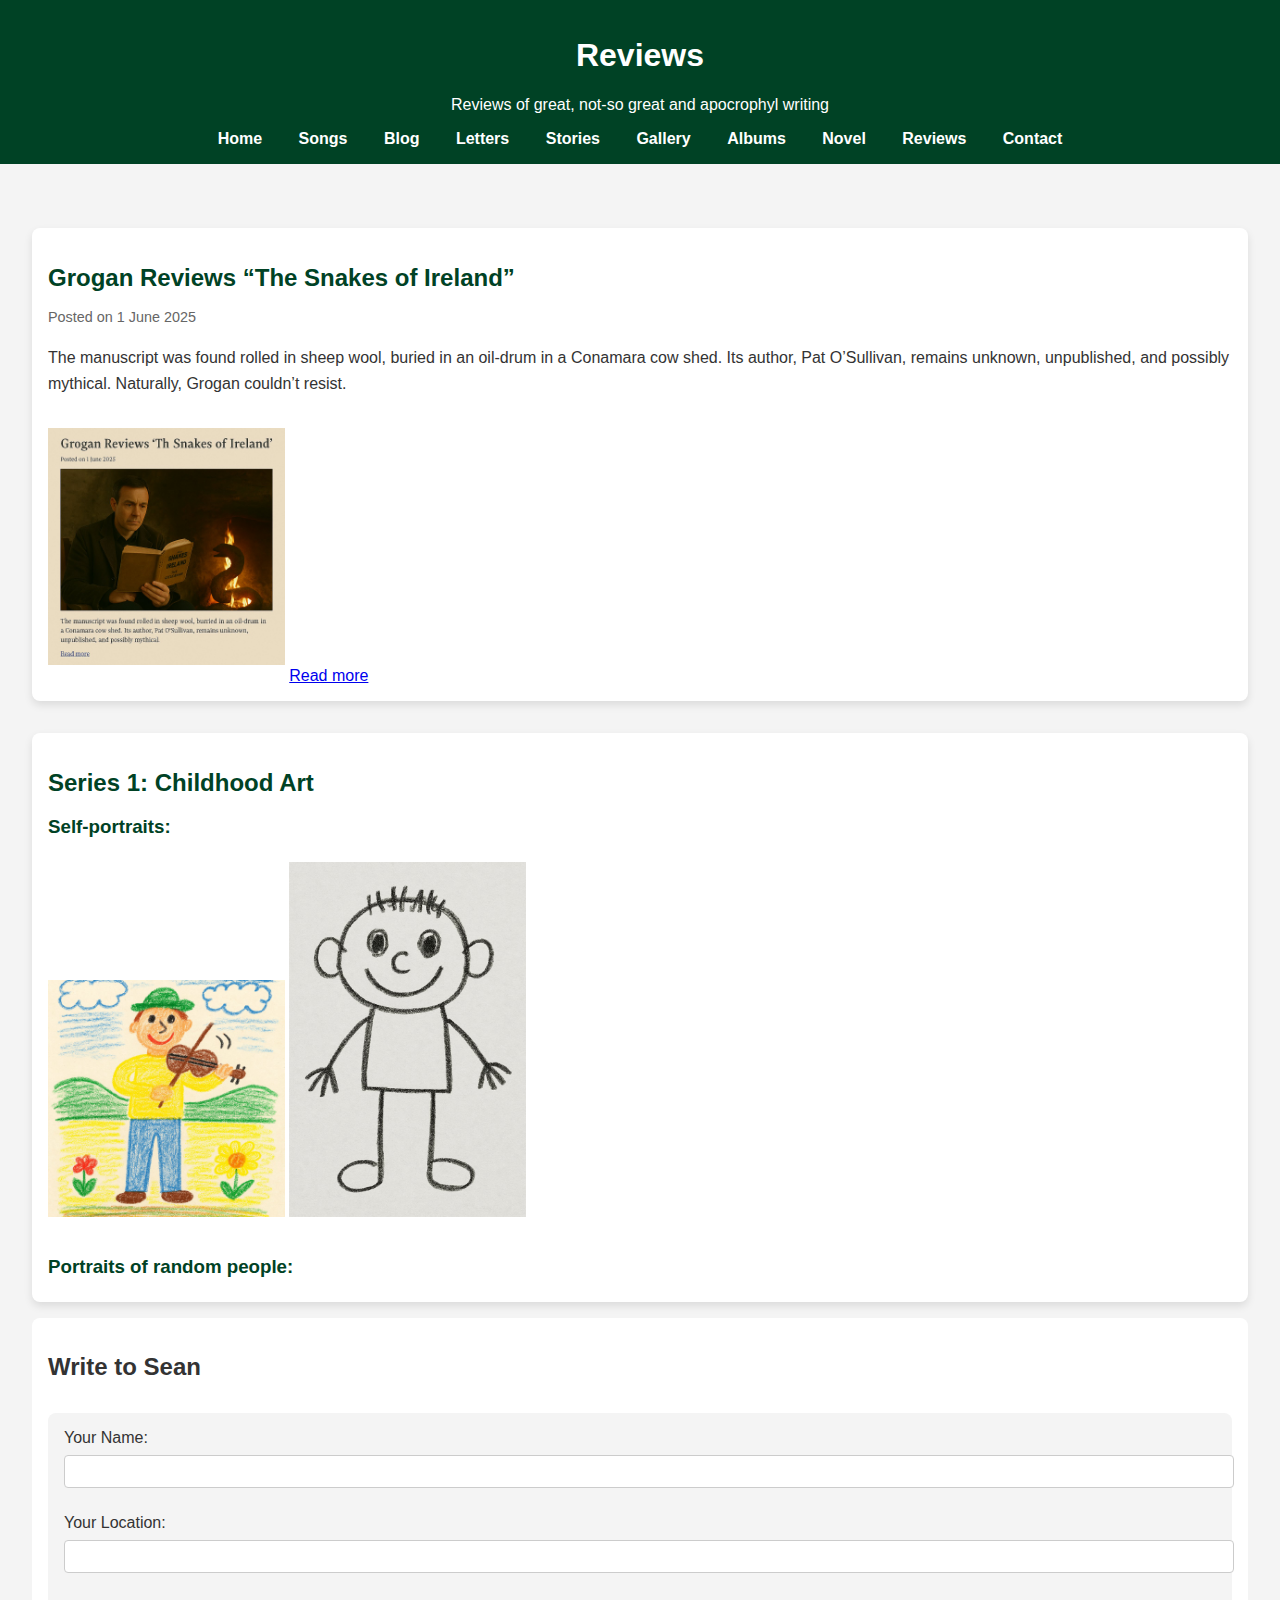
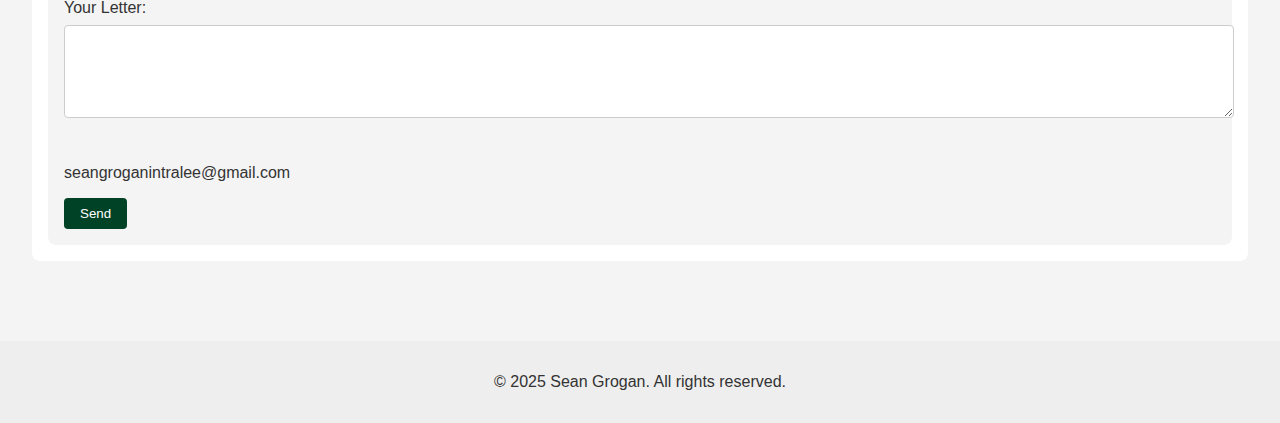
<file: reviews.html>
<!DOCTYPE html>
<html lang="en">
<head>
  <meta charset="UTF-8" />
  <meta name="viewport" content="width=device-width, initial-scale=1.0">
  <title>Gallery | Sean Grogan</title>
  <link rel="stylesheet" href="assets/style.css" />
</head>
<body>
  <header class="site-header">
    <h1>Reviews</h1>
    <p>Reviews of great, not-so great and apocrophyl writing</p>
    <nav>
  <a href="index.html">Home</a>
      <a href="songs.html">Songs</a>
      <a href="blog.html">Blog</a>
      <a href="letter.html">Letters</a>
      <a href="stories.html">Stories</a>
      <a href="gallery.html">Gallery</a>
      <a href="albums.html">Albums</a>
      <a href="novel.html">Novel</a>
      <a href="reviews.html">Reviews</a>
      <a href="contact.html">Contact</a>
    </nav>
  </header>

  <main>

    <section class="blog-entry blog-post" data-category="literature">
  <h2>Grogan Reviews “The Snakes of Ireland”</h2>
  <p class="date">Posted on 1 June 2025</p>
  <p>The manuscript was found rolled in sheep wool, buried in an oil-drum in a Conamara cow shed. Its author, Pat O’Sullivan, remains unknown, unpublished, and possibly mythical. Naturally, Grogan couldn’t resist.</p>
  <img src="assets/grogan_snakes_web_optimised.jpg" alt="Grogan Reviews The Snakes of Ireland" class="blog-image" style="max-width: 20%; height: auto; margin: 1em 0;" />

 
  <span id="entry24" style="display:none;">

    <p>📚 <em>“It reads like Flann O’Brien joined a cult and took a vow of venom.”</em> — Grogan</p>

    <p>*The Snakes of Ireland* is not a novel. It is an affliction. A manuscript that curses the hands that open it and hisses between its pages. Its plot — if that’s what you can call a spiralling series of visions involving a defrocked priest, a mute fiddler, and a talking eel named Séamas — defies summary. But Grogan tried anyway.</p>

    <p>The story begins in a flooded bog. Or a burned abbey. Or a Westport pub — depending on which page you start with. The narrator (possibly dead) guides us through a surreal version of Ireland where the snakes never left, they just learned Irish and joined the civil service.</p>

    <p>Each chapter reads like a different curse: poetic, unpredictable, and worryingly specific. One page is a Hiberno-English sonnet. The next, a pub receipt annotated with blood. There is no ISBN. There is no punctuation on Tuesdays.</p>

    <p>And yet, it is glorious. Strange, maddening, and unmistakably Irish. O’Sullivan — if he exists — writes with the venom of a man bitten too many times by history, myth, and public broadcasting. His characters are saints, drunks, and failed revolutionaries, often in the same body.</p>

    <p>Brogan called it “unreadable, therefore brilliant.” Grogan insists it is “an act of national exorcism disguised as folklore.” They both agree: it deserves no prize, and every shelf.</p>

    <p>If *Ulysses* was written for Bloomsday, *The Snakes of Ireland* was written for Lámh Láidir Day — the secret, unsanctioned feast of chaos where banshees recite poetry and priests spontaneously combust.</p>

    <p>And when Grogan finished it (by firelight, in a thunderstorm, drinking diluted holy water), he whispered, “It’s not a book. It’s a prophecy. And we’re already in chapter six.”</p>

    <p><strong>Grogan & Brogan</strong></p>

  </span>
  <a href="javascript:void(0);" id="entry24-link" onclick="toggleContent('entry24')">Read more</a>
</section>

    <section class="letter">
      <h2>Series 1: Childhood Art</h2>
      <h3>Self-portraits:</h3>

      <img src="assets/child_art_fiddler_web_optimised.jpg" alt="Grogan self-portrait" class="blog-image"
        style="max-width: 20%; height: auto; margin: 1em 0;" />

        

        <img src="assets/child_art_self_portrait_web_optimised.jpg" alt="Grogan in Namibia" class="blog-image"
        style="max-width: 20%; height: auto; margin: 1em 0;" />
     
      <h3>Portraits of random people:</h3>
    </section>

   

      


    <section>
      <h2>Write to Sean</h2>
      <form action="#" method="POST" class="letter-form">
        <label>Your Name:<br><input type="text" name="name" required></label><br><br>
        <label>Your Location:<br><input type="text" name="location" required></label><br><br>
        <label>Your Letter:<br><textarea name="letter" rows="5" required></textarea></label><br><br>
        <p>seangroganintralee@gmail.com</p>
        <button type="submit">Send</button>
      </form>
    </section>
  </main>

  <footer>
    <p>&copy; 2025 Sean Grogan. All rights reserved.</p>
  </footer>

    <!-- Link to external JavaScript file -->
  <script src="assets/scripts/filter.js"></script>
  <script src="assets/scripts/blog.js"></script>
</body>
</html>
</file>
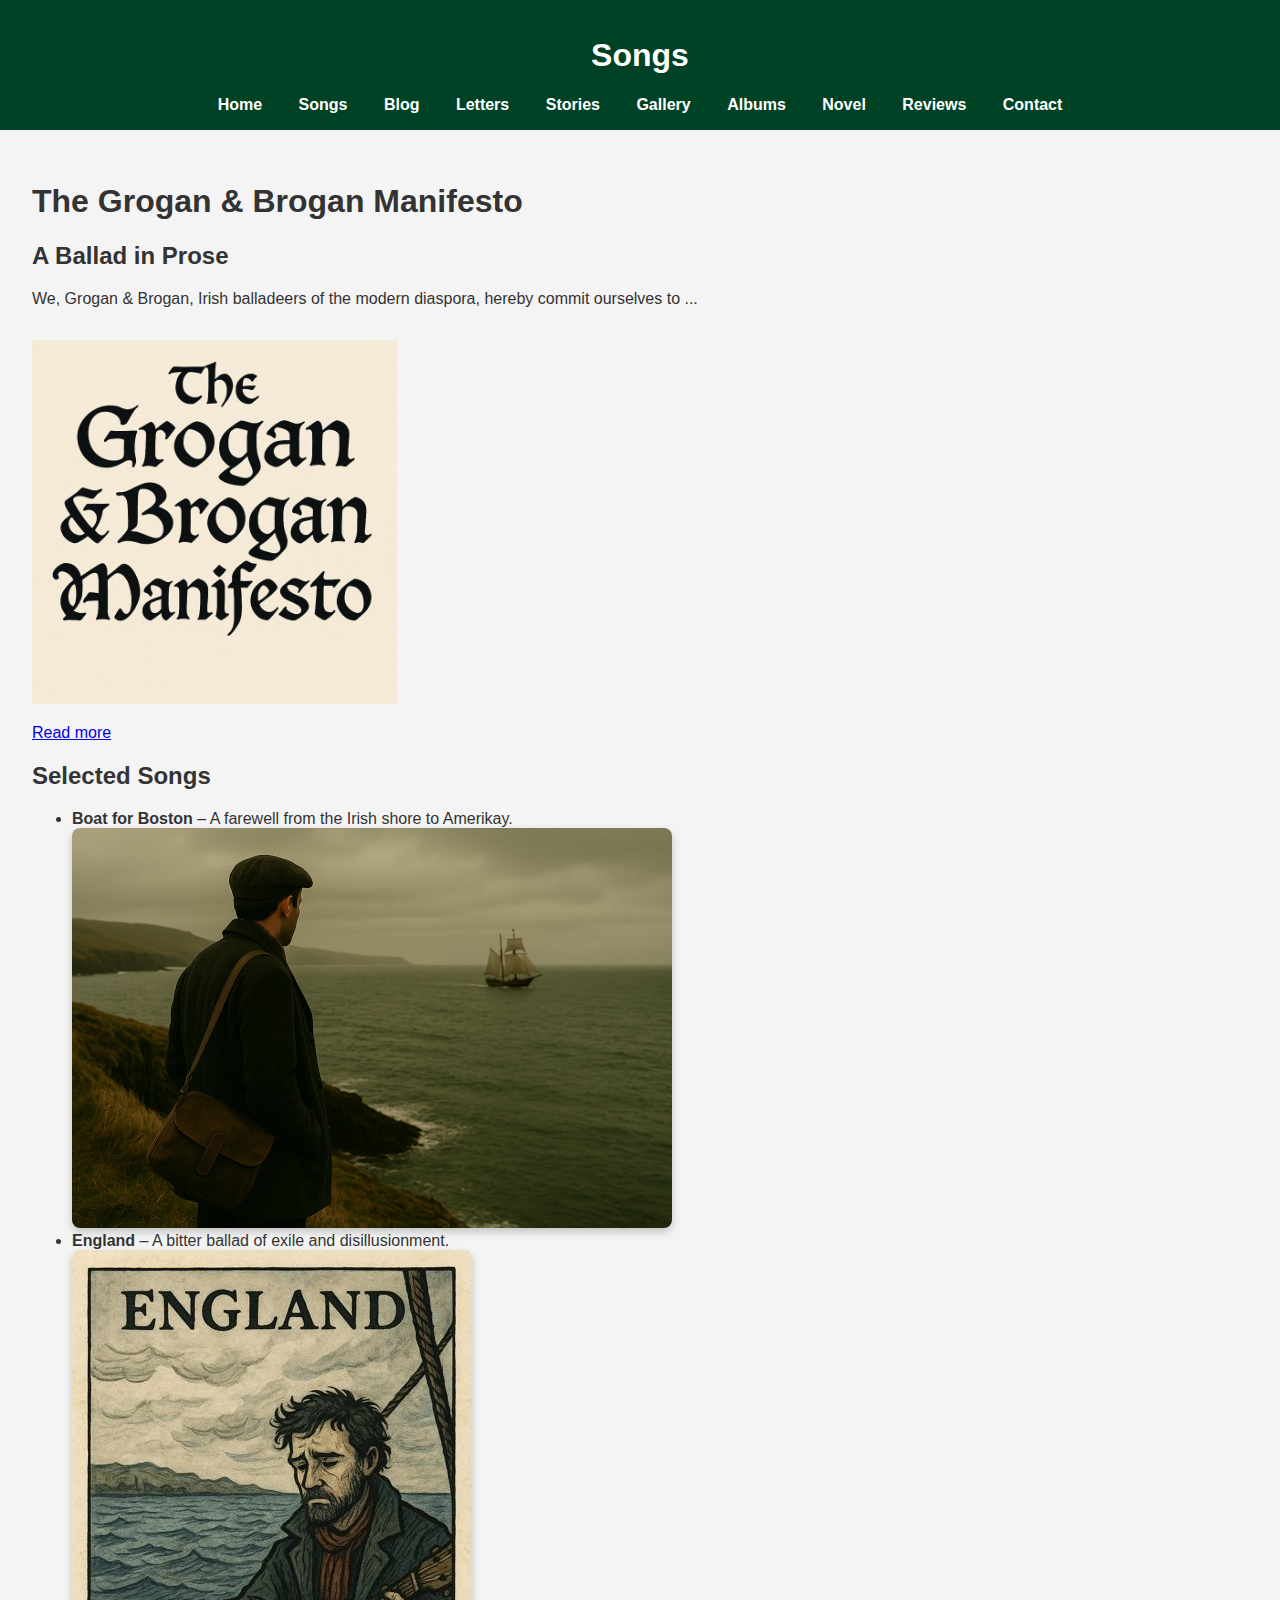
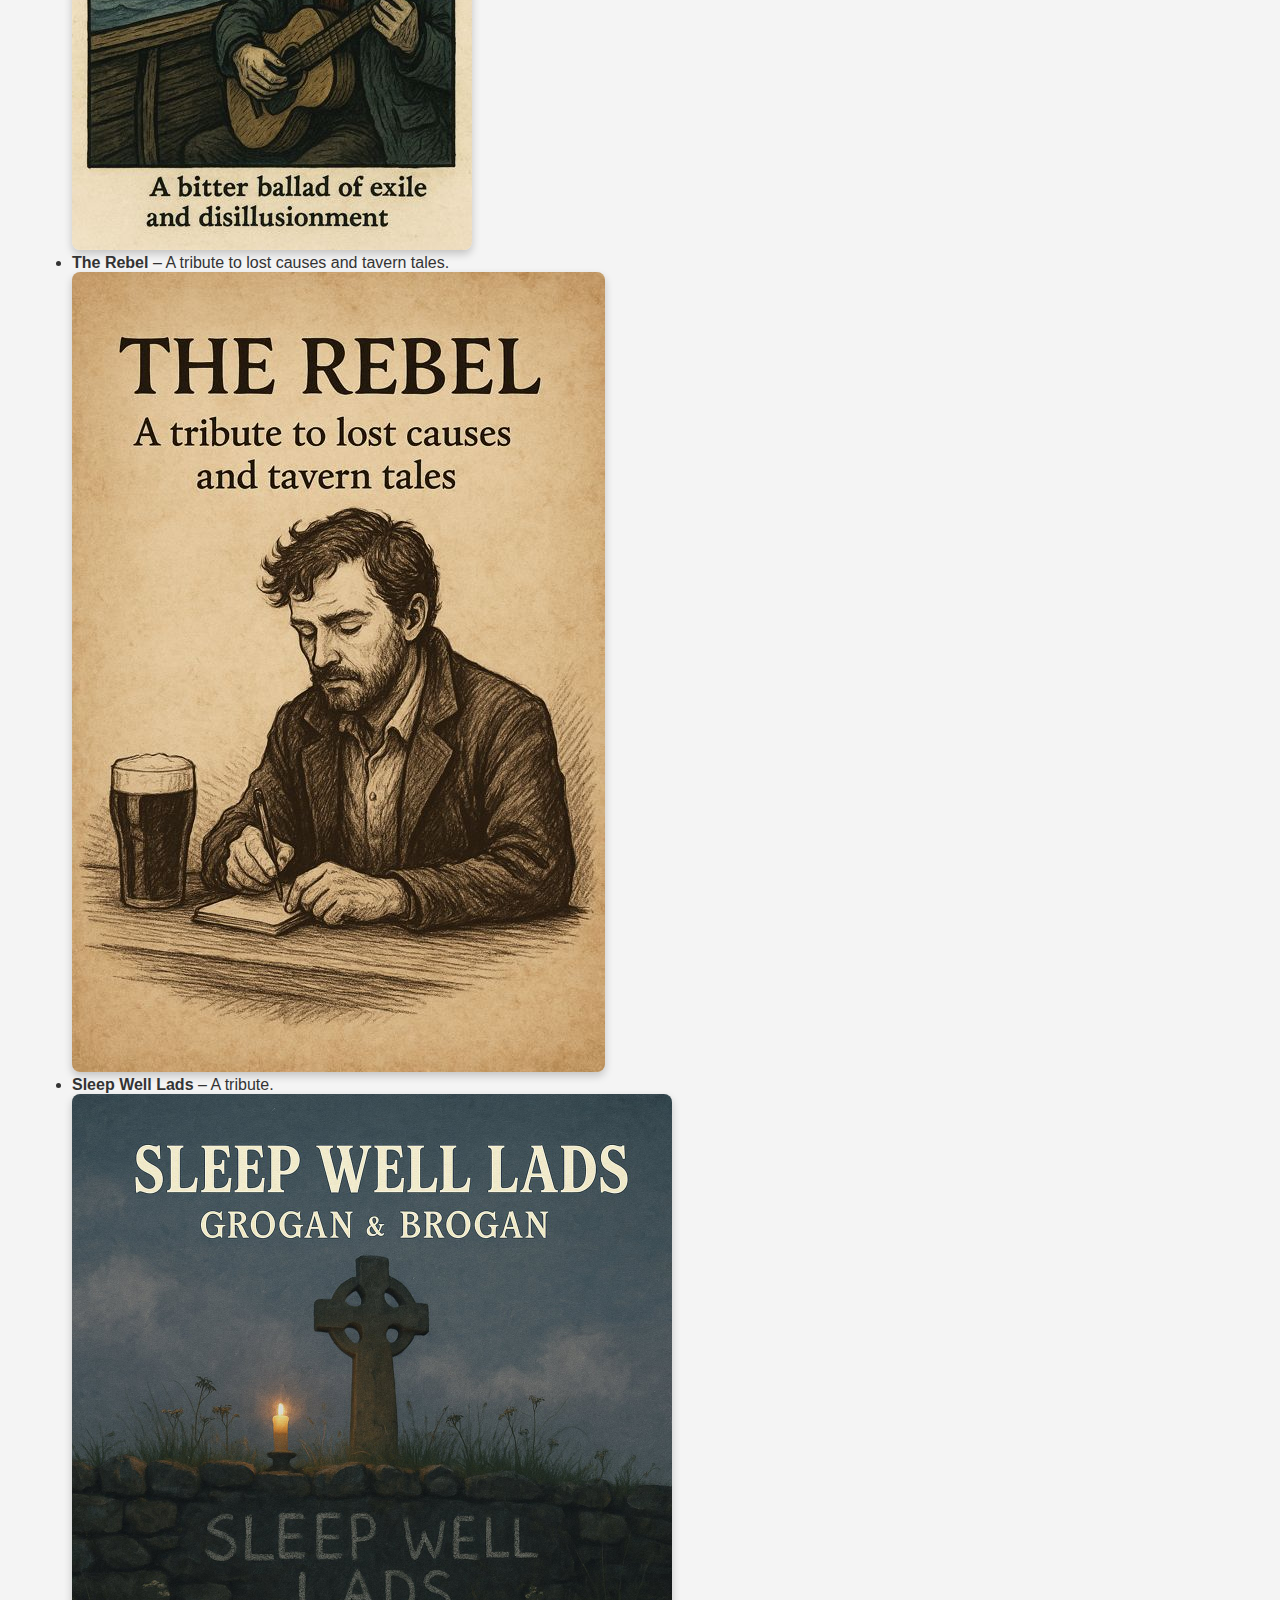
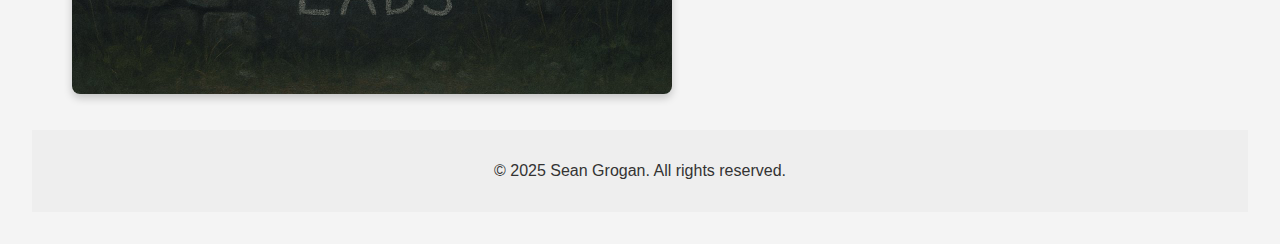
<file: songs.html>
<!DOCTYPE html>
<html lang="en">
<head>
  <meta charset="UTF-8" />
  <meta name="viewport" content="width=device-width, initial-scale=1.0">
  <title>Songs | Sean Grogan</title>
  <link rel="stylesheet" href="assets/style.css" />
</head>
<body>
  <header class="site-header">
    <h1>Songs</h1>
    <nav>
   <a href="index.html">Home</a>
      <a href="songs.html">Songs</a>
      <a href="blog.html">Blog</a>
      <a href="letter.html">Letters</a>
      <a href="stories.html">Stories</a>
      <a href="gallery.html">Gallery</a>
      <a href="albums.html">Albums</a>
      <a href="novel.html">Novel</a>
      <a href="reviews.html">Reviews</a>
      <a href="contact.html">Contact</a>
    </nav>
  </header>

  <main>

<h1>The Grogan & Brogan Manifesto</h1>
<h2>A Ballad in Prose</h2>

<p>We, Grogan & Brogan, Irish balladeers of the modern diaspora, hereby commit ourselves to ...</p>
<img src="assets/grogan-brogan-manifesto-header.jpg" alt="The Grogan & Brogan Manifesto title in Celtic script" class="header-image" style="max-width: 30%; height: auto; margin: 1em 0;">


<!-- Toggle Manifesto Start -->
<div>
  <span id="manifesto-full" style="display:none;">

   

    <section class="manifesto-entry">
      <strong>1. Songs That Remember.</strong>
      <p>We sing for the emigrants, the navvies, the ghost sons — the lost lovers, the unnamed dead. If a man died at sea, if a child never came home, if a woman held her family together with prayer and porter — we will sing their story.</p>
    </section>

    <section class="manifesto-entry">
      <strong>2. The Ridiculous and the Sacred.</strong>
      <p>In our world, a rodent in a lunchbox sits beside a famine lament. A drunken bear delivers theology. A donkey becomes a prophet. We laugh because it’s our inheritance. We weep because we remember.</p>
    </section>

    <section class="manifesto-entry">
      <strong>3. Dissonance and Devotion.</strong>
      <p>Grogan writes. Brogan riffs. We argue, we harmonize, we get it wrong and we get it right. That’s the duet. That’s the magic.</p>
    </section>

    <section class="manifesto-entry">
      <strong>4. Invention, Not Imitation.</strong>
      <p>We honour tradition, but we do not freeze it. We echo the sean-nós, the wake-room poet, the kitchen revolutionary — but we speak to now.</p>
    </section>

    <section class="manifesto-entry">
      <strong>5. Satire is a Sacrament.</strong>
      <p>From “Drunken Paddy” to “Rodent in the Lunchbox,” we never separate mockery from meaning. Satire is our love language. Irreverence is a form of reverence.</p>
    </section>

    <section class="manifesto-entry">
      <strong>6. The Song Isn’t Finished.</strong>
      <p>Brogan vanished. Grogan stayed. But the project sings on. The donkey hasn’t brayed its final note. The stash still overflows.</p>
    </section>

    <section class="manifesto-entry">
      <strong>7. We Bring the Songs Home.</strong>
      <p>To Ireland. To Luxembourg. To Africa. To hall and hearth, schoolyard and shoreline. If there are ears, we will sing. If there is silence, we’ll fill it.</p>
    </section>

    <section class="manifesto-entry">
      <strong>8. The Stash Is Sacred.</strong>
      <p>These are not just songs. They are lived truths. “The Exile’s Lament,” “Sleep Well Lads,” “England,” “The Artist” — this is our shared heartbeat.</p>
    </section>

    <section class="manifesto-entry">
      <strong>9. We Remember Brogan.</strong>
      <p>Wherever he is — Donegal? Zanzibar? Another melodic dimension? His spirit is in every chord, every silence, every wrong note made true.</p>
    </section>

    <section class="manifesto-entry">
      <strong>10. We Are Not Finished.</strong>
      <p>The fire is lit. The stories keep arriving. The donkey keeps braying. The next verse waits.</p>
    </section>

    <div class="signature">
      <p><strong>Signed in song,</strong><br/>Grogan (for now)<br/>& the absent but ever-present Brogan</p>
    </div>

    <blockquote>
      www.groganandbrogan.ie<br/>
      <em>Follow the donkey. Bring a pen.</em>
    </blockquote>

  </span>

  <a href="javascript:void(0);" id="manifesto-full-link" onclick="toggleContent('manifesto-full')">Read more</a>
</div>



    <h2>Selected Songs</h2>
    <ul>
      <li><strong>Boat for Boston</strong> – A farewell from the Irish shore to Amerikay.</li>
       <img src="assets/Boat_to_Boston_Web_Optimized.jpg" alt="Sean Grogan - Irish Singer-Songwriter" class="hero-img">
       <br>
      <li><strong>England</strong> – A bitter ballad of exile and disillusionment.</li>
      <img src="assets/england-song-small.jpg" alt="Sean Grogan - Irish Singer-Songwriter" class="hero-img">
       <br>
      <li><strong>The Rebel</strong> – A tribute to lost causes and tavern tales.</li>
       <img src="assets/the-rebel-grogan-small.jpg" alt="Sean Grogan - Irish Singer-Songwriter" class="hero-img">
      
      <li><strong>Sleep Well Lads</strong> – A tribute.</li>
         <img src="assets/Sleep_Well_Lads_Web_Optimized.jpg" alt="Sean Grogan - Irish Singer-Songwriter" class="hero-img">
    </ul>

    

<footer>
  <p>&copy; 2025 Sean Grogan. All rights reserved.</p>
</footer>


  <script src="assets/scripts/blog.js"></script>

</body>
</html>
</file>
<file: assets/style.css>
body {
    font-family: Arial, sans-serif;
    margin: 0;
    padding: 0;
    background-color: #f4f4f4;
    color: #333;
  }
  
  .site-header {
    background-color: #004225;
    color: white;
    padding: 1rem;
    text-align: center;
  }
  
  .site-header nav a {
    color: white;
    margin: 0 1rem;
    text-decoration: none;
    font-weight: bold;
  }

  .hero {
    text-align: center;
    margin: 2rem 0;
  }
  
  .hero {
    text-align: center;
    margin: 1rem 0;
  }
  
  .hero-img {
    max-width: 90%; /* Ensure the image scales with the screen */
    height: auto;
    border-radius: 8px;
    box-shadow: 0 4px 8px rgba(0, 0, 0, 0.2);
  }
  
  @media (min-width: 768px) {
    .hero-img {
      max-width: 600px; /* Set a maximum width on larger screens */
    }
  }
  
  
  
  main {
    padding: 2rem;
  }
  
  footer {
    background-color: #eee;
    text-align: center;
    padding: 1rem;
    margin-top: 2rem;
  }
  
  section {
    margin: 1rem 0;
    padding: 1rem;
    background-color: #fff;
    border-radius: 8px;
  }

  .blog-entry {
    margin: 2rem 0;
    padding: 1rem;
    background-color: #fff;
    border-radius: 8px;
    box-shadow: 0 4px 8px rgba(0, 0, 0, 0.1);
  }
  
  .blog-entry h2 {
    margin-bottom: 0.5rem;
    color: #004225;
  }
  
  .blog-entry .date {
    font-size: 0.9rem;
    color: #666;
    margin-bottom: 1rem;
    display: block;
  }
  
  .blog-entry p {
    line-height: 1.6;
  }
  
  

  .letter {
    background-color: #fff;
    padding: 1rem;
    margin: 1rem 0;
    border-radius: 8px;
    box-shadow: 0 4px 8px rgba(0, 0, 0, 0.1);
  }
  
  .letter h2, .letter h3 {
    margin-bottom: 0.5rem;
    color: #004225;
  }
  
  .letter-form {
    background-color: #f4f4f4;
    padding: 1rem;
    border-radius: 8px;
    margin-top: 2rem;
  }
  
  .letter-form input, .letter-form textarea {
    width: 100%;
    padding: 0.5rem;
    margin: 0.5rem 0;
    border: 1px solid #ccc;
    border-radius: 4px;
  }
  
  .letter-form button {
    background-color: #004225;
    color: white;
    padding: 0.5rem 1rem;
    border: none;
    border-radius: 4px;
    cursor: pointer;
  }
  
  .letter-form button:hover {
    background-color: #006837;
  }

  .story-image {
  width: 100%;
  max-width: 300px;
  display: block;
  margin: 2rem auto;
  border-radius: 8px;
  box-shadow: 0 4px 10px rgba(0,0,0,0.1);
}

Blog Page 

.blog-filter {
  margin: 1em 0;
  display: flex;
  flex-wrap: wrap;
  gap: 0.5em;
}

.blog-filter button {
  padding: 0.5em 1em;
  margin-bottom: 0.5em;
 
  font-weight: bold;
  cursor: pointer;
  border: none;
  background-color: #748d82;
  color: white;
  border-radius: 4px;
  transition: background-color 0.2s ease;
}

.blog-filter button:hover {
  background-color: #034e2b;
}
</file>
